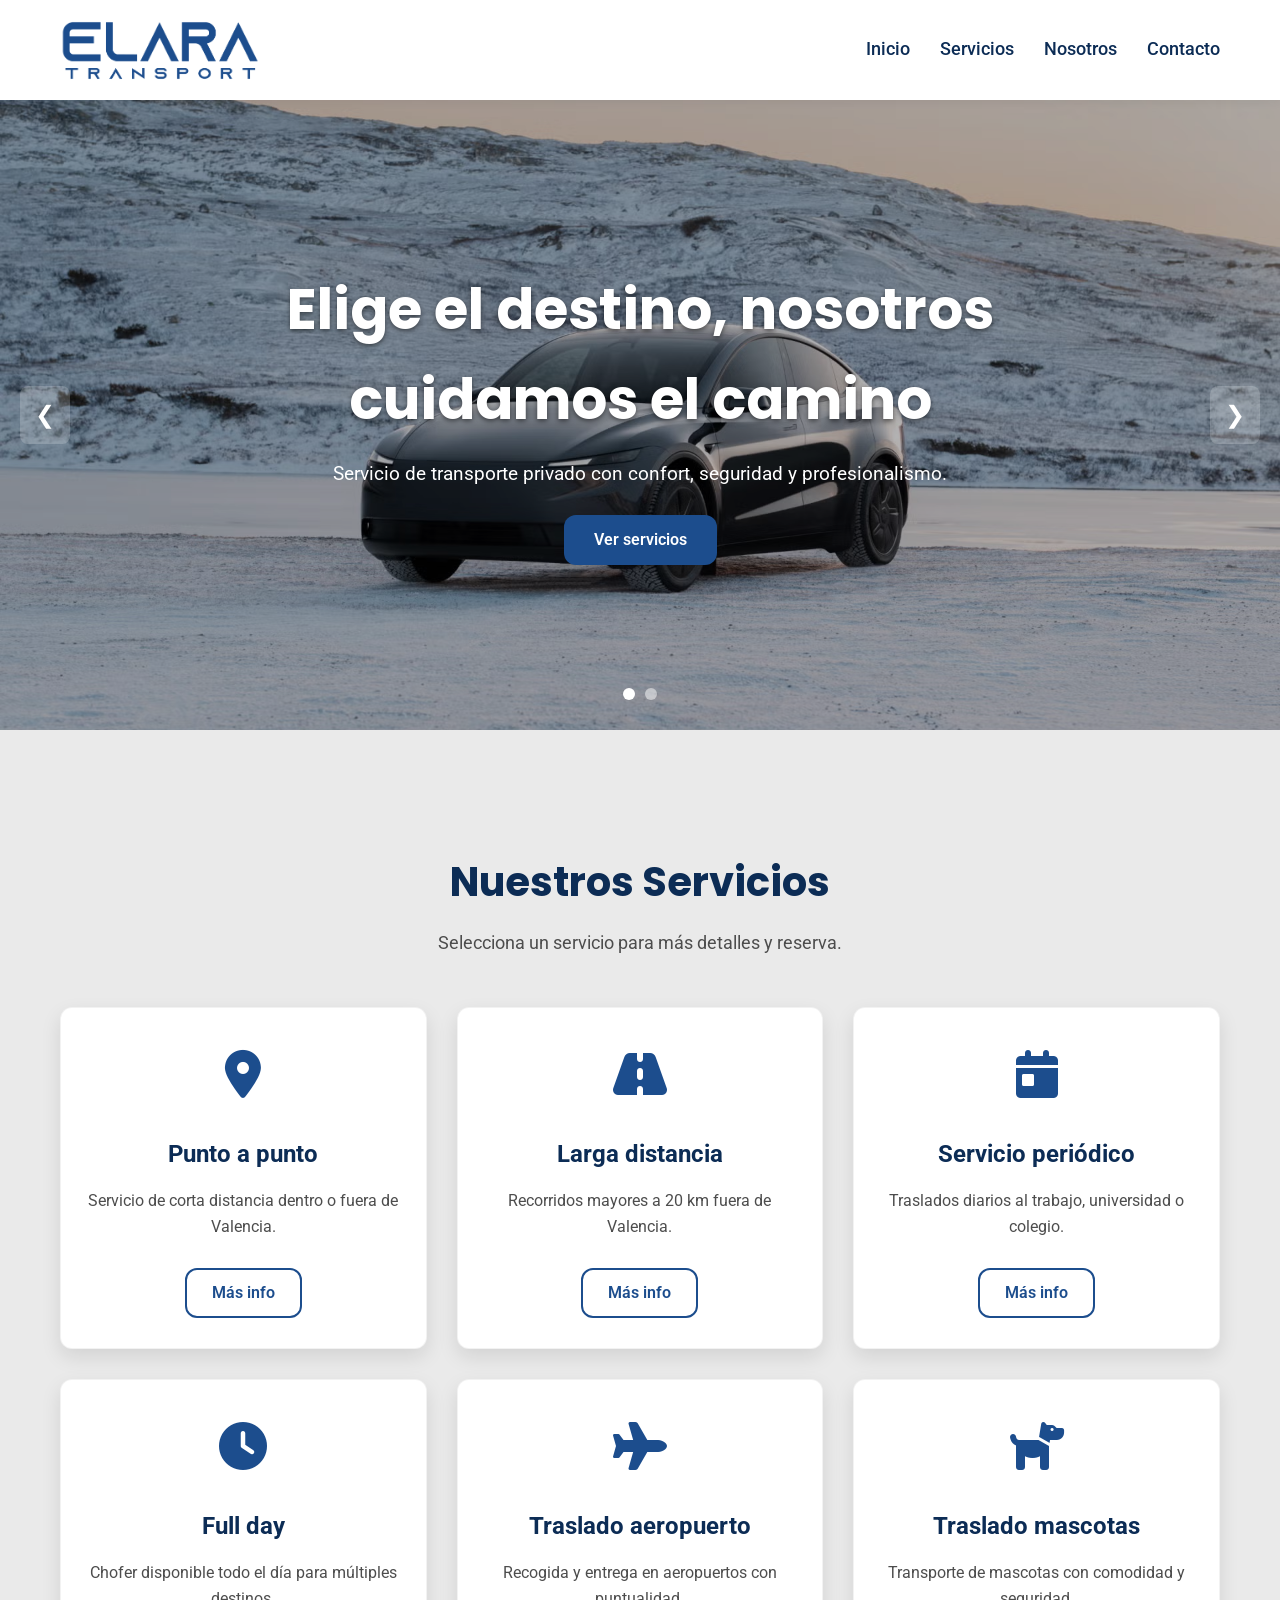
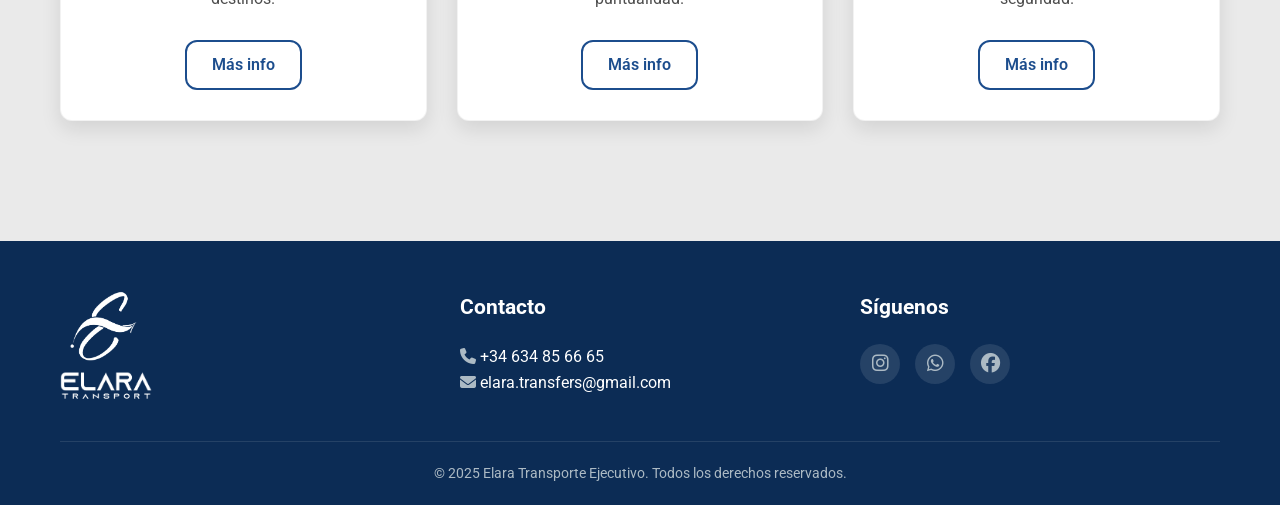
<file: index.html>
<!DOCTYPE html>
<html lang="es">
<head>
    <meta charset="UTF-8">
    <meta name="viewport" content="width=device-width, initial-scale=1.0">
    <title>Elara - Transporte Ejecutivo</title>
    <link rel="stylesheet" href="./styles/style.css">
    <link rel="stylesheet" href="https://cdnjs.cloudflare.com/ajax/libs/font-awesome/6.4.0/css/all.min.css">
    <link rel="preconnect" href="https://fonts.googleapis.com">
    <link rel="preconnect" href="https://fonts.gstatic.com" crossorigin>
    <link href="https://fonts.googleapis.com/css2?family=Poppins:wght@300;400;500;600;700&family=Roboto:wght@300;400;500&display=swap" rel="stylesheet">
    <link rel="icon" type="image/x-icon" href="favicon.png">
</head>
<body>
    <!-- Header -->
    <header class="header">
        <div class="container">
            <a href="index.html" class="logo">
                <img src="assets/Elara-Transport-Logo-1.5-transparente.png" alt="Elara Transport">
            </a>
            <button class="menu-toggle" id="menuToggle" aria-label="Abrir menú">
                <span class="line line1"></span>
                <span class="line line2"></span>
                <span class="line line3"></span>
            </button>
            <nav class="nav" id="mainNav">
                <ul>
                    <li><a href="index.html">Inicio</a></li>
                    <li><a href="#servicios">Servicios</a></li>
                    <li><a href="pages/nosotros.html">Nosotros</a></li>
                    <li><a href="pages/contacto.html">Contacto</a></li>
                </ul>
            </nav>
        </div>
    </header>

    <!-- Hero / Carrusel -->
    <section class="hero">
        <div class="carousel">
            
            <div class="slide active">
                <img src="./assets/images/teslaNieve.avif" alt="tesla en la nieve">
                <div class="slide-content">
                    <h1>Elige el destino, nosotros cuidamos el camino</h1>
                    <p>Servicio de transporte privado con confort, seguridad y profesionalismo.</p>
                    <a href="#servicios" class="btn">Ver servicios</a>
                </div>
            </div>
            <div class="slide">
                <img src="./assets/images/teslaInterior.avif" alt="interio de coche tesla">
                <div class="slide-content">
                    <h1>Confort y puntualidad</h1>
                    <p>Llegamos donde necesites, cuando lo necesites.</p>
                    <a href="#servicios" class="btn">Ver servicios</a>
                </div>
            </div>
            <button class="carousel-btn prev" aria-label="Anterior">&#10094;</button>
            <button class="carousel-btn next" aria-label="Siguiente">&#10095;</button>
            <div class="carousel-dots">
                <span class="dot active"></span>
                <span class="dot"></span>
            </div>
        </div>
    </section>

    <!-- Sección Servicios (próximo paso) -->
    <section class="servicios" id="servicios">
        <div class="container">
            <h2 class="section-title">Nuestros Servicios</h2>
            <p class="section-subtitle">Selecciona un servicio para más detalles y reserva.</p>
            <div class="servicios-grid" id="serviciosGrid">
                <!-- Los 6 servicios se cargarán con JS -->
            </div>
        </div>
    </section>

    <!-- Footer -->
    <footer class="footer" id="contacto">
        <div class="container">
            <div class="footer-content">
                <div class="footer-logo">
                    <div class="loguito">
                        <img class="miniLogo" src="assets/Elara-Transport-Logo-2.3-transparente.png" alt="Elara">
                    </div>
                    <img class="miniLogo" src="assets/Elara-Transport-Logo-2.5-transparente.png" alt="Elara">
                </div>
                <div class="footer-contact">
                    <h3>Contacto</h3>
                    <p><i class="fas fa-phone"></i> +34 634 85 66 65</p>
                    <p><i class="fas fa-envelope"></i> elara.transfers@gmail.com</p>
                </div>
                <div class="footer-social">
                    <h3>Síguenos</h3>
                    <div class="social-icons">
                        <a href="#" aria-label="Instagram"><i class="fab fa-instagram"></i></a>
                        <a href="#" aria-label="WhatsApp"><i class="fab fa-whatsapp"></i></a>
                        <a href="#" aria-label="Facebook"><i class="fab fa-facebook"></i></a>
                    </div>
                </div>
            </div>
            <div class="footer-bottom">
                <p>&copy; 2025 Elara Transporte Ejecutivo. Todos los derechos reservados.</p>
            </div>
        </div>
    </footer>

    <script src="scripts/script.js"></script>
</body>
</html>
</file>
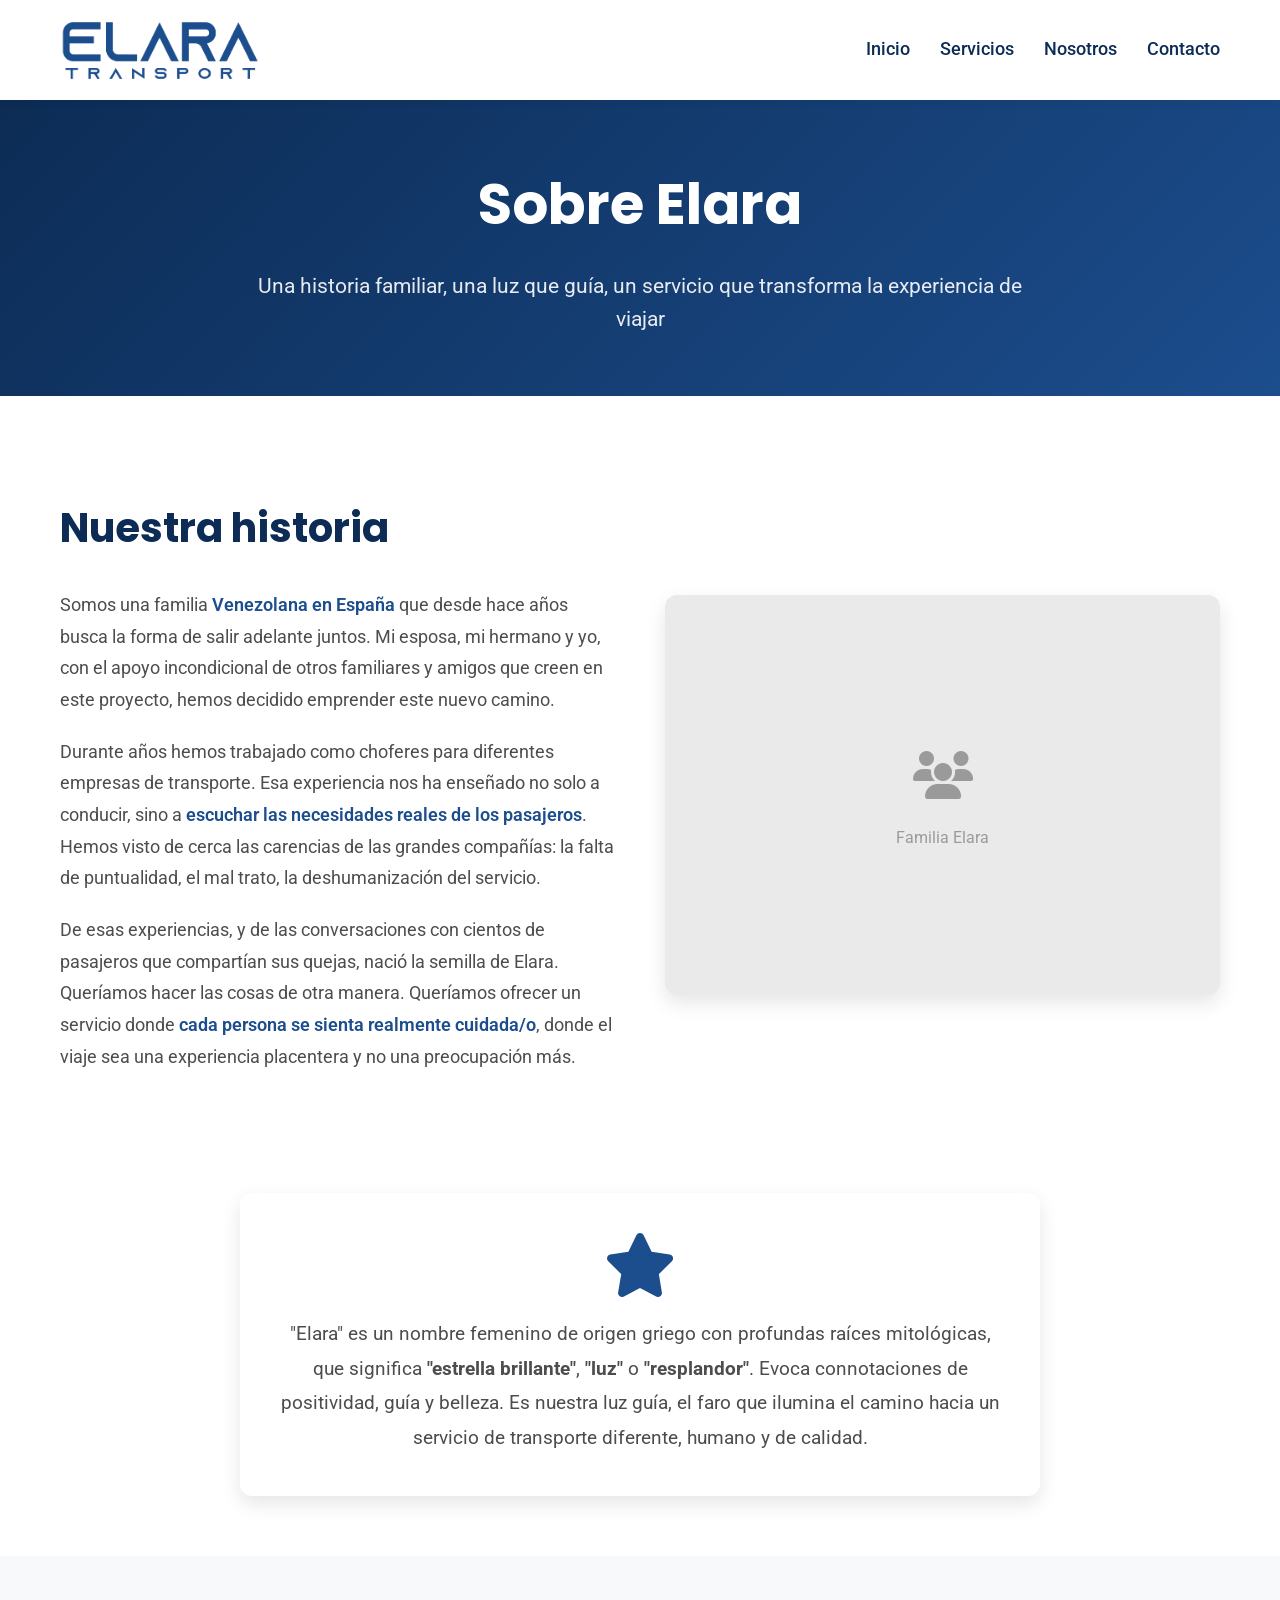
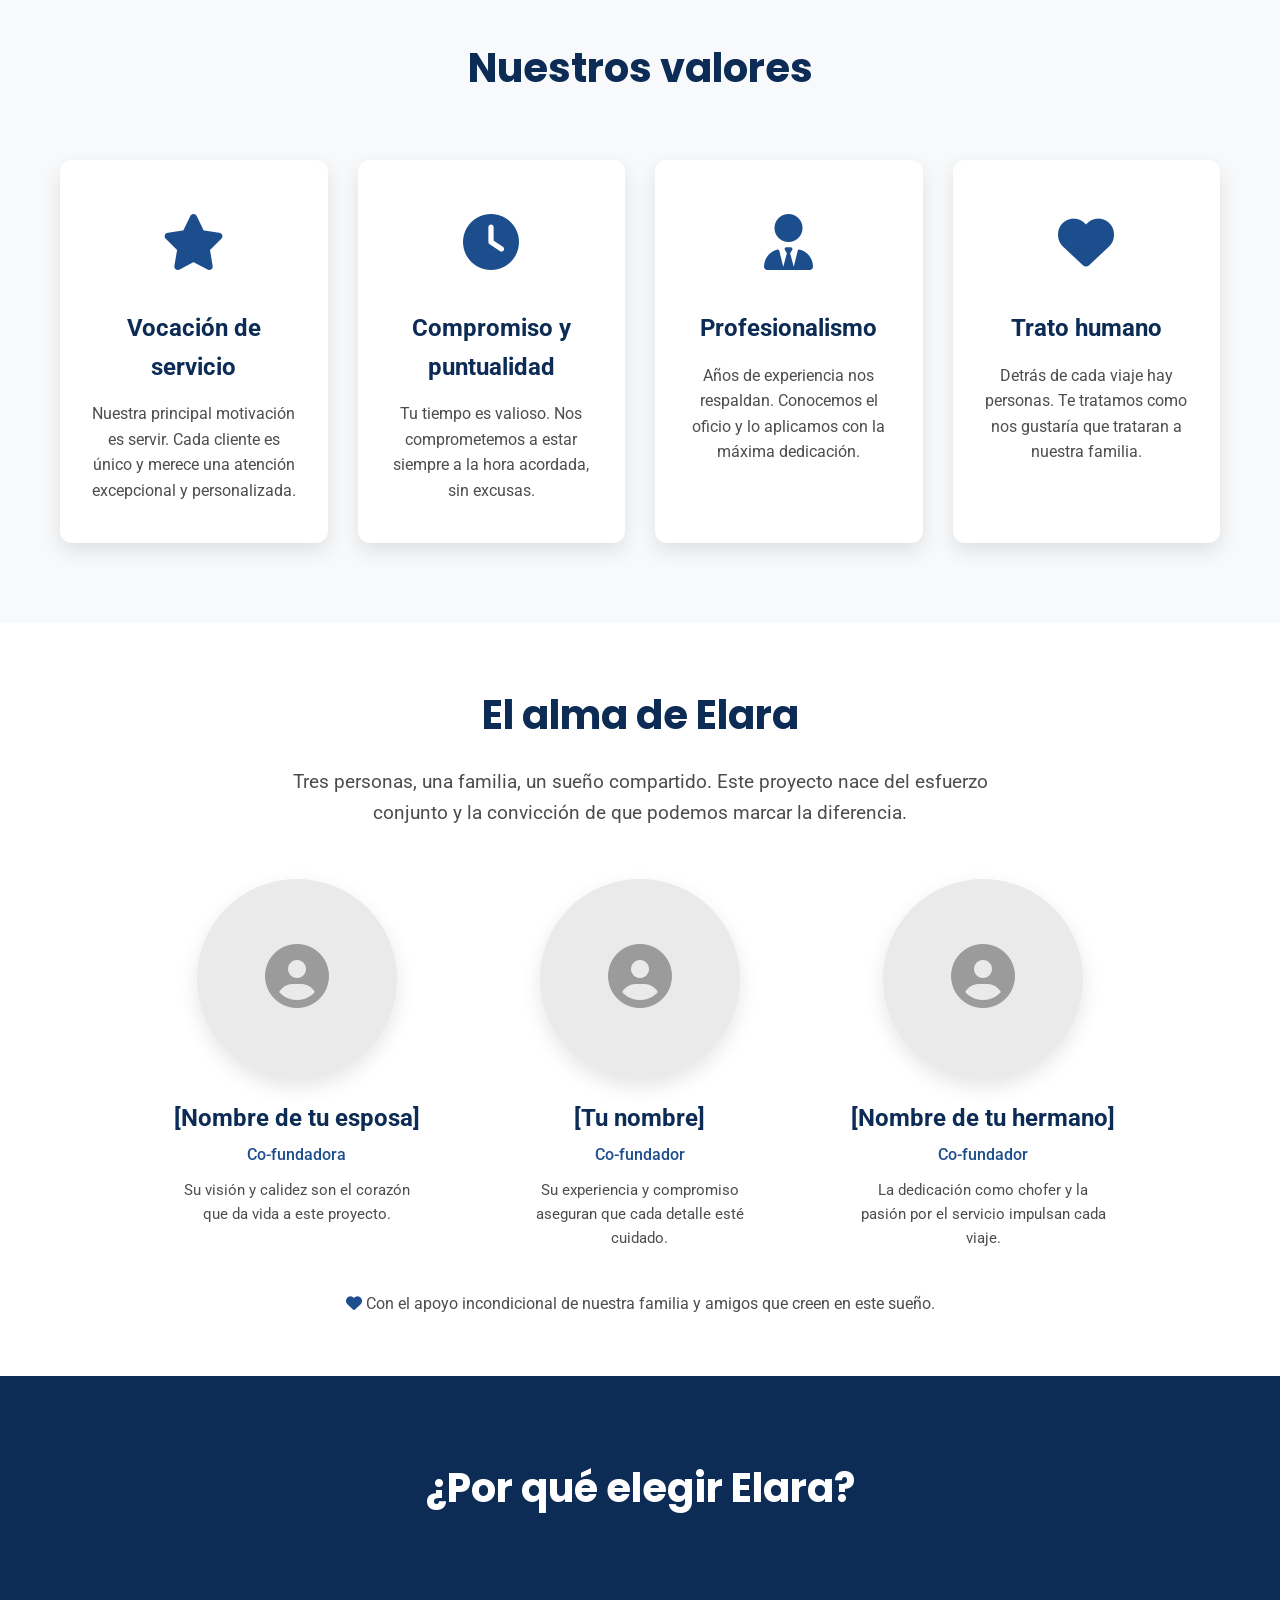
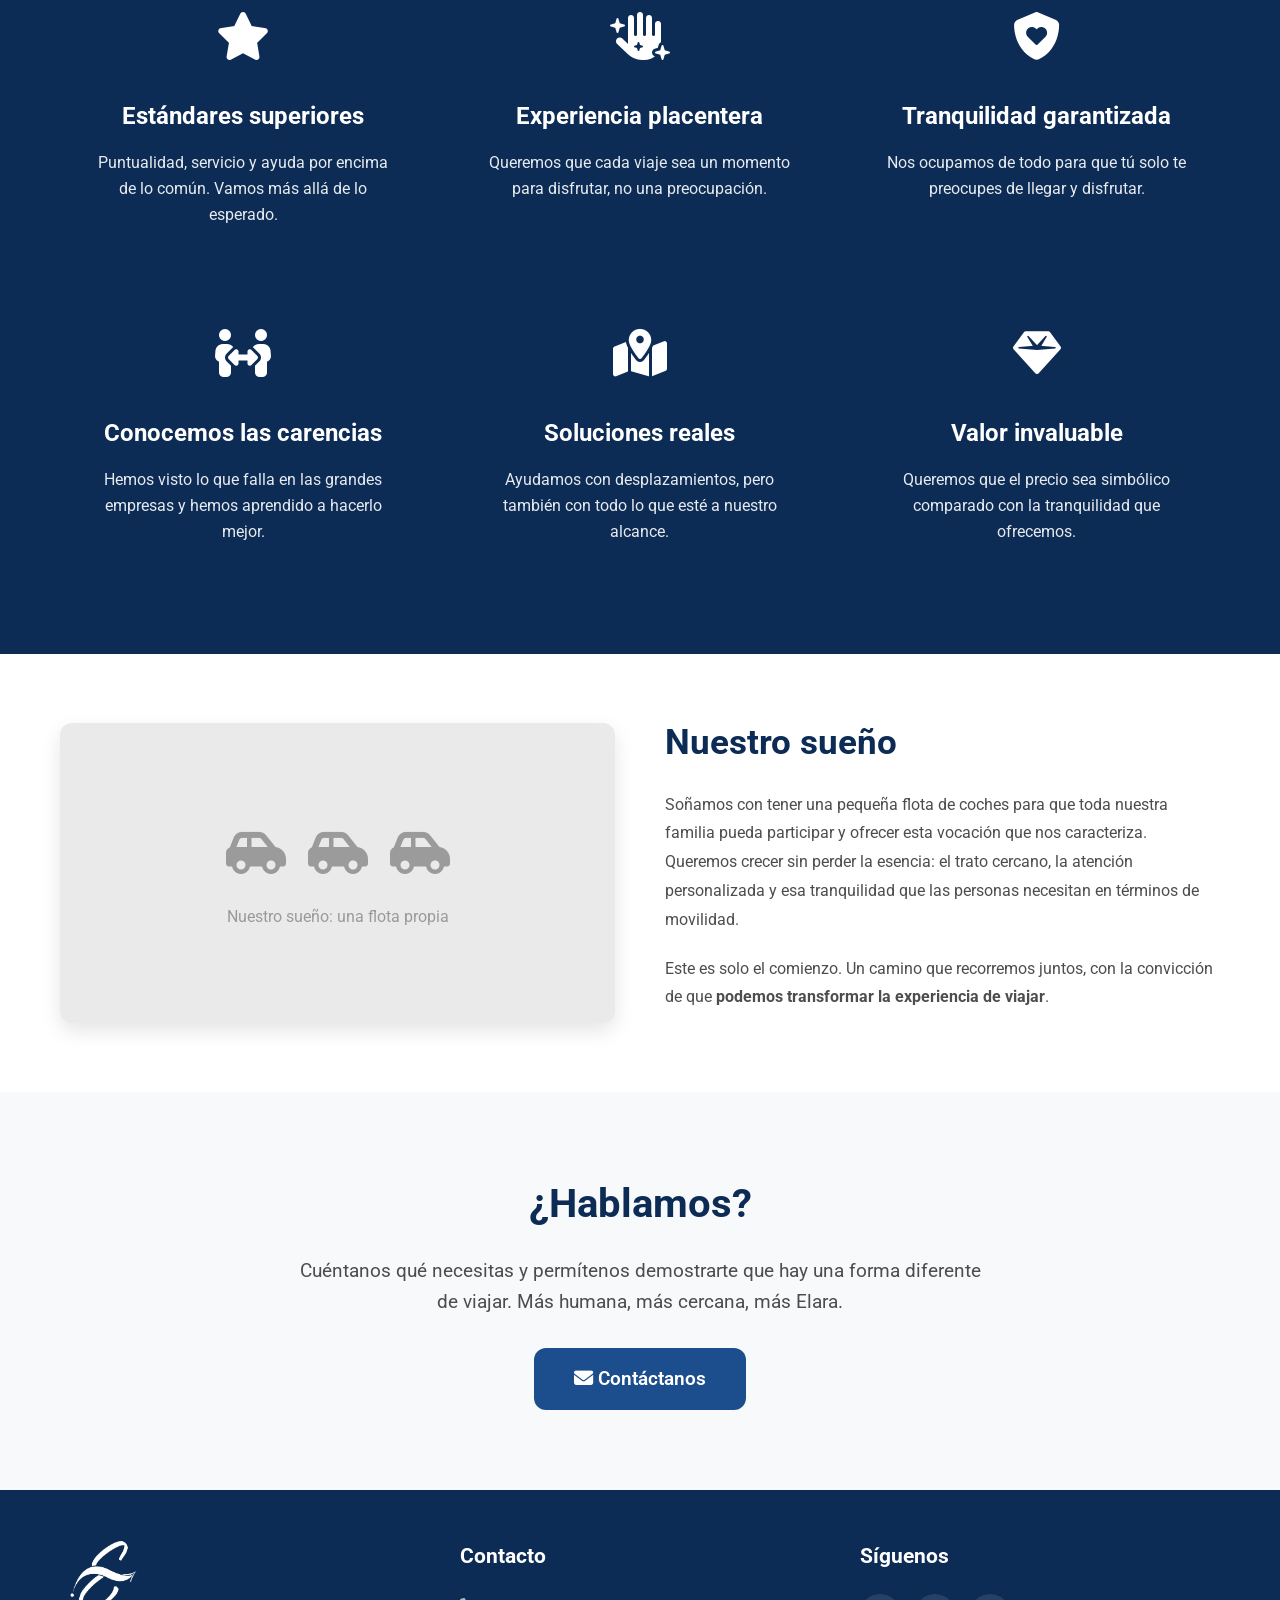
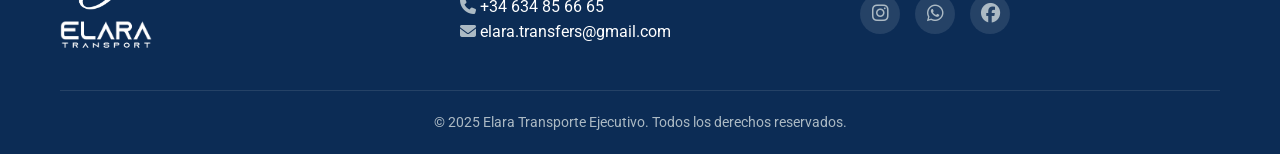
<file: pages/nosotros.html>
<!DOCTYPE html>
<html lang="es">
<head>
    <meta charset="UTF-8">
    <meta name="viewport" content="width=device-width, initial-scale=1.0">
    <title>Sobre Nosotros - Elara Transporte</title>
    <link rel="stylesheet" href="../styles/style.css">
    <link rel="stylesheet" href="https://cdnjs.cloudflare.com/ajax/libs/font-awesome/6.4.0/css/all.min.css">
    <link href="https://fonts.googleapis.com/css2?family=Poppins:wght@300;400;500;600;700&family=Roboto:wght@300;400;500&display=swap" rel="stylesheet">
    <link rel="icon" type="image/x-icon" href="../favicon.png">
</head>
<body>
    <!-- Header -->
    <header class="header">
        <div class="container">
            <a href="../index.html" class="logo">
                <img src="../assets/Elara-Transport-Logo-1.5-transparente.png" alt="Elara Transporte">
            </a>
            <button class="menu-toggle" id="menuToggle" aria-label="Abrir menú">
                <span class="line line1"></span>
                <span class="line line2"></span>
                <span class="line line3"></span>
            </button>
            <nav class="nav" id="mainNav">
                <ul>
                    <li><a href="../index.html">Inicio</a></li>
                    <li><a href="../index.html#servicios">Servicios</a></li>
                    <li><a href="nosotros.html" class="active">Nosotros</a></li>
                    <li><a href="../pages/contacto.html">Contacto</a></li>
                </ul>
            </nav>
        </div>
    </header>

    <!-- Hero -->
    <section class="nosotros-hero">
        <div class="container">
            <h1>Sobre Elara</h1>
            <p>Una historia familiar, una luz que guía, un servicio que transforma la experiencia de viajar</p>
        </div>
    </section>

    <!-- Historia -->
    <section class="historia">
        <div class="container">
            <div class="historia-grid">
                <div class="historia-texto">
                    <h2>Nuestra historia</h2>
                    <p>
                        Somos una familia <span class="highlight">Venezolana en España</span> que desde hace años busca la forma de salir adelante juntos. 
                        Mi esposa, mi hermano y yo, con el apoyo incondicional de otros familiares y amigos que creen en este proyecto, 
                        hemos decidido emprender este nuevo camino.
                    </p>
                    <p>
                        Durante años hemos trabajado como choferes para diferentes empresas de transporte. Esa experiencia nos ha enseñado 
                        no solo a conducir, sino a <span class="highlight">escuchar las necesidades reales de los pasajeros</span>. Hemos visto de cerca las carencias 
                        de las grandes compañías: la falta de puntualidad, el mal trato, la deshumanización del servicio.
                    </p>
                    <p>
                        De esas experiencias, y de las conversaciones con cientos de pasajeros que compartían sus quejas, nació la semilla de Elara. 
                        Queríamos hacer las cosas de otra manera. Queríamos ofrecer un servicio donde <span class="highlight">cada persona se sienta realmente cuidada/o</span>, 
                        donde el viaje sea una experiencia placentera y no una preocupación más.
                    </p>
                </div>
                <div class="historia-imagen">
                    <div class="placeholder">
                        <i class="fas fa-users"></i>
                        <p>Familia Elara</p>
                    </div>
                </div>
            </div>
        </div>
    </section>

    <!-- El significado de Elara -->
    <section class="significado">
        <div class="container">
            <div class="significado-card">
                <i class="fas fa-star"></i>
                <p>
                    "Elara" es un nombre femenino de origen griego con profundas raíces mitológicas, que significa 
                    <strong>"estrella brillante"</strong>, <strong>"luz"</strong> o <strong>"resplandor"</strong>. 
                    Evoca connotaciones de positividad, guía y belleza. Es nuestra luz guía, el faro que ilumina 
                    el camino hacia un servicio de transporte diferente, humano y de calidad.
                </p>
            </div>
        </div>
    </section>

    <!-- Nuestros valores -->
    <section class="valores">
        <div class="container">
            <h2>Nuestros valores</h2>
            <div class="valores-grid">
                <div class="valor-card">
                    <div class="valor-icono">
                        <i class="fas fa-star"></i>
                    </div>
                    <h3>Vocación de servicio</h3>
                    <p>Nuestra principal motivación es servir. Cada cliente es único y merece una atención excepcional y personalizada.</p>
                </div>
                <div class="valor-card">
                    <div class="valor-icono">
                        <i class="fas fa-clock"></i>
                    </div>
                    <h3>Compromiso y puntualidad</h3>
                    <p>Tu tiempo es valioso. Nos comprometemos a estar siempre a la hora acordada, sin excusas.</p>
                </div>
                <div class="valor-card">
                    <div class="valor-icono">
                        <i class="fas fa-user-tie"></i>
                    </div>
                    <h3>Profesionalismo</h3>
                    <p>Años de experiencia nos respaldan. Conocemos el oficio y lo aplicamos con la máxima dedicación.</p>
                </div>
                <div class="valor-card">
                    <div class="valor-icono">
                        <i class="fas fa-heart"></i>
                    </div>
                    <h3>Trato humano</h3>
                    <p>Detrás de cada viaje hay personas. Te tratamos como nos gustaría que trataran a nuestra familia.</p>
                </div>
            </div>
        </div>
    </section>

    <!-- El equipo -->
    <section class="equipo">
        <div class="container">
            <h2>El alma de Elara</h2>
            <p class="equipo-subtitulo">
                Tres personas, una familia, un sueño compartido. Este proyecto nace del esfuerzo conjunto 
                y la convicción de que podemos marcar la diferencia.
            </p>
            <div class="equipo-grid">
                <div class="equipo-card">
                    <div class="equipo-imagen">
                        <div class="placeholder">
                            <i class="fas fa-user-circle"></i>
                        </div>
                    </div>
                    <h3>[Nombre de tu esposa]</h3>
                    <div class="rol">Co-fundadora</div>
                    <p>Su visión y calidez son el corazón que da vida a este proyecto.</p>
                </div>

                <div class="equipo-card">
                    <div class="equipo-imagen">
                        <div class="placeholder">
                            <i class="fas fa-user-circle"></i>
                        </div>
                    </div>
                    <h3>[Tu nombre]</h3>
                    <div class="rol">Co-fundador</div>
                    <p>Su experiencia y compromiso aseguran que cada detalle esté cuidado.</p>
                </div>

                <div class="equipo-card">
                    <div class="equipo-imagen">
                        <div class="placeholder">
                            <i class="fas fa-user-circle"></i>
                        </div>
                    </div>
                    <h3>[Nombre de tu hermano]</h3>
                    <div class="rol">Co-fundador</div>
                    <p>La dedicación como chofer y la pasión por el servicio impulsan cada viaje.</p>
                </div>
            </div>
            <p class="equipo-apoyo">
                <i class="fas fa-heart"></i> 
                Con el apoyo incondicional de nuestra familia y amigos que creen en este sueño.
            </p>
        </div>
    </section>

    <!-- Por qué elegirnos -->
    <section class="porque-elegirnos">
        <div class="container">
            <h2>¿Por qué elegir Elara?</h2>
            <div class="razones-grid">
                <div class="razon-card">
                    <div class="razon-icono">
                        <i class="fas fa-star"></i>
                    </div>
                    <h3>Estándares superiores</h3>
                    <p>Puntualidad, servicio y ayuda por encima de lo común. Vamos más allá de lo esperado.</p>
                </div>
                <div class="razon-card">
                    <div class="razon-icono">
                        <i class="fas fa-hand-sparkles"></i>
                    </div>
                    <h3>Experiencia placentera</h3>
                    <p>Queremos que cada viaje sea un momento para disfrutar, no una preocupación.</p>
                </div>
                <div class="razon-card">
                    <div class="razon-icono">
                        <i class="fas fa-shield-heart"></i>
                    </div>
                    <h3>Tranquilidad garantizada</h3>
                    <p>Nos ocupamos de todo para que tú solo te preocupes de llegar y disfrutar.</p>
                </div>
                <div class="razon-card">
                    <div class="razon-icono">
                        <i class="fas fa-people-arrows"></i>
                    </div>
                    <h3>Conocemos las carencias</h3>
                    <p>Hemos visto lo que falla en las grandes empresas y hemos aprendido a hacerlo mejor.</p>
                </div>
                <div class="razon-card">
                    <div class="razon-icono">
                        <i class="fas fa-map-marked-alt"></i>
                    </div>
                    <h3>Soluciones reales</h3>
                    <p>Ayudamos con desplazamientos, pero también con todo lo que esté a nuestro alcance.</p>
                </div>
                <div class="razon-card">
                    <div class="razon-icono">
                        <i class="fas fa-gem"></i>
                    </div>
                    <h3>Valor invaluable</h3>
                    <p>Queremos que el precio sea simbólico comparado con la tranquilidad que ofrecemos.</p>
                </div>
            </div>
        </div>
    </section>

    <!-- Nuestro sueño -->
    <section class="sueno">
        <div class="container">
            <div class="sueno-grid">
                <div class="sueno-imagen">
                    <div class="placeholder">
                        <i class="fas fa-car-side"></i>
                        <i class="fas fa-car-side"></i>
                        <i class="fas fa-car-side"></i>
                        <p>Nuestro sueño: una flota propia</p>
                    </div>
                </div>
                <div class="sueno-texto">
                    <h2>Nuestro sueño</h2>
                    <p>
                        Soñamos con tener una pequeña flota de coches para que toda nuestra familia pueda participar 
                        y ofrecer esta vocación que nos caracteriza. Queremos crecer sin perder la esencia: 
                        el trato cercano, la atención personalizada y esa tranquilidad que las personas necesitan 
                        en términos de movilidad.
                    </p>
                    <p>
                        Este es solo el comienzo. Un camino que recorremos juntos, con la convicción de que 
                        <strong>podemos transformar la experiencia de viajar</strong>.
                    </p>
                </div>
            </div>
        </div>
    </section>

    <!-- Llamada a la acción -->
    <section class="cta-nosotros">
        <div class="container">
            <h2>¿Hablamos?</h2>
            <p>
                Cuéntanos qué necesitas y permítenos demostrarte que hay una forma diferente de viajar. 
                Más humana, más cercana, más Elara.
            </p>
            <a href="contacto.html" class="btn btn-large">
                <i class="fas fa-envelope"></i> Contáctanos
            </a>
        </div>
    </section>

    <!-- Footer -->
    <footer class="footer" id="contacto">
        <div class="container">
            <div class="footer-content">
                <div class="footer-logo">
                    <div class="loguito">
                        <img class="miniLogo" src="../assets/Elara-Transport-Logo-2.3-transparente.png" alt="Elara">
                    </div>
                    <img class="miniLogo" src="../assets/Elara-Transport-Logo-2.5-transparente.png" alt="Elara">
                </div>
                <div class="footer-contact">
                    <h3>Contacto</h3>
                    <p><i class="fas fa-phone"></i> +34 634 85 66 65</p>
                    <p><i class="fas fa-envelope"></i> elara.transfers@gmail.com</p>
                </div>
                <div class="footer-social">
                    <h3>Síguenos</h3>
                    <div class="social-icons">
                        <a href="#" aria-label="Instagram"><i class="fab fa-instagram"></i></a>
                        <a href="#" aria-label="WhatsApp"><i class="fab fa-whatsapp"></i></a>
                        <a href="#" aria-label="Facebook"><i class="fab fa-facebook"></i></a>
                    </div>
                </div>
            </div>
            <div class="footer-bottom">
                <p>&copy; 2025 Elara Transporte Ejecutivo. Todos los derechos reservados.</p>
            </div>
        </div>
    </footer>

    <script src="../scripts/script.js"></script>
</body>
</html>
</file>
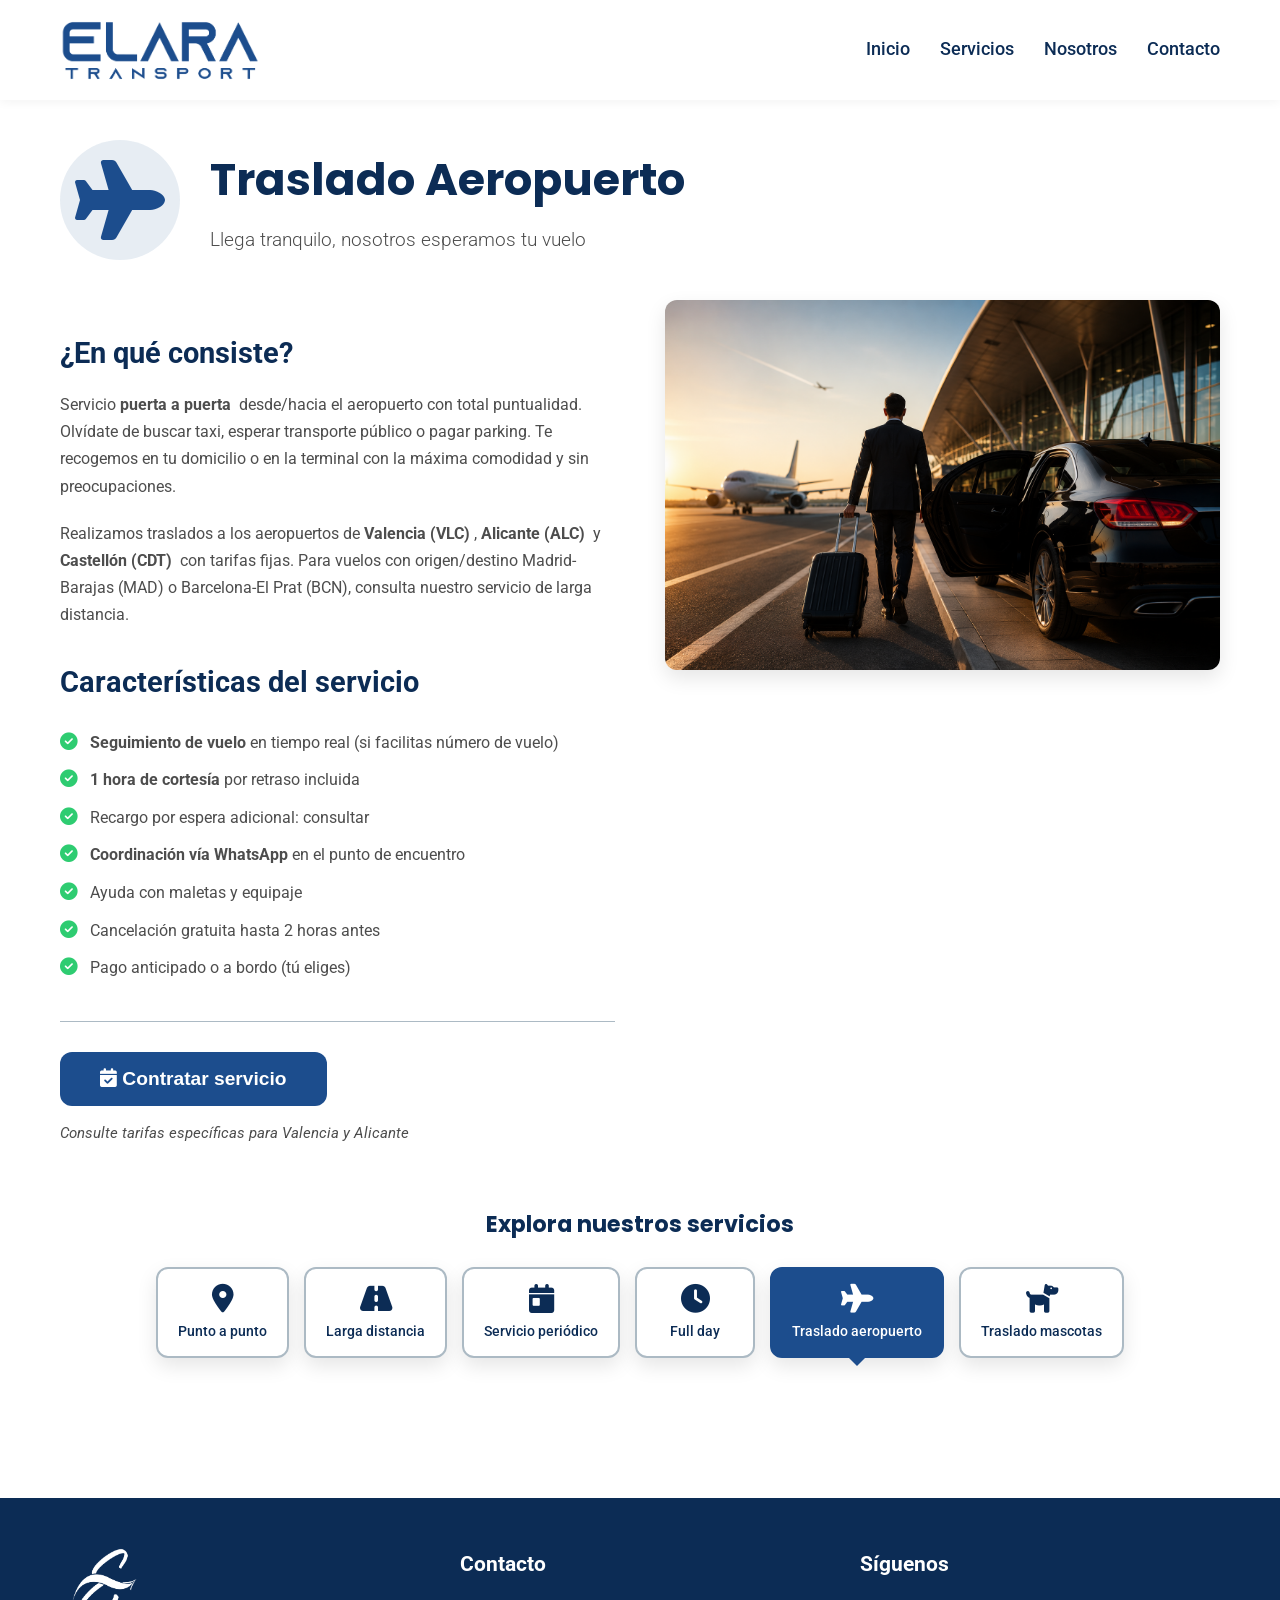
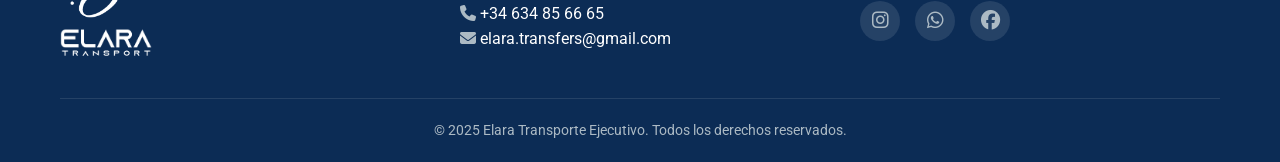
<file: pages/servicioAero.html>
<!DOCTYPE html>
<html lang="es">
<head>
    <meta charset="UTF-8">
    <meta name="viewport" content="width=device-width, initial-scale=1.0">
    <title>Traslado Aeropuerto - Elara Transporte</title>
    <link rel="stylesheet" href="../styles/style.css">
    <link rel="stylesheet" href="https://cdnjs.cloudflare.com/ajax/libs/font-awesome/6.4.0/css/all.min.css">
    <link href="https://fonts.googleapis.com/css2?family=Poppins:wght@300;400;500;600;700&family=Roboto:wght@300;400;500&display=swap" rel="stylesheet">
    <link rel="icon" type="image/x-icon" href="../favicon.png">
</head>
<body>
    <!-- Header -->
    <header class="header">
        <div class="container">
            <a href="../index.html" class="logo">
                <img src="../assets/Elara-Transport-Logo-1.5-transparente.png" alt="Elara Transporte">
            </a>
            <button class="menu-toggle" id="menuToggle" aria-label="Abrir menú">
                <span class="line line1"></span>
                <span class="line line2"></span>
                <span class="line line3"></span>
            </button>
            <nav class="nav" id="mainNav">
                <ul>
                    <li><a href="../index.html">Inicio</a></li>
                    <li><a href="../index.html#servicios">Servicios</a></li>
                    <li><a href="nosotros.html">Nosotros</a></li>
                    <li><a href="../pages/contacto.html">Contacto</a></li>
                </ul>
            </nav>
        </div>
    </header>

    <!-- Contenido principal del servicio -->
    <main class="servicio-detalle">
        <div class="container">
            <div class="servicio-header">
                <div class="servicio-icono">
                    <i class="fas fa-plane"></i>
                </div>
                <div class="servicio-info">
                    <h1>Traslado Aeropuerto</h1>
                    <p class="servicio-subtitle">Llega tranquilo, nosotros esperamos tu vuelo</p>
                </div>
            </div>

            <div class="servicio-content">
                <div class="servicio-descripcion">
                    <h2>¿En qué consiste?</h2>
                    <p>
                        Servicio <strong>puerta a puerta</strong> desde/hacia el aeropuerto con total puntualidad. 
                        Olvídate de buscar taxi, esperar transporte público o pagar parking. Te recogemos en tu domicilio 
                        o en la terminal con la máxima comodidad y sin preocupaciones.
                    </p>
                    <p>
                        Realizamos traslados a los aeropuertos de <strong>Valencia (VLC)</strong>, <strong>Alicante (ALC)</strong> y  <strong>Castellón (CDT)</strong> con tarifas fijas. 
                        Para vuelos con origen/destino Madrid-Barajas (MAD) o Barcelona-El Prat (BCN), consulta nuestro servicio de larga distancia.
                    </p>

                    <h2>Características del servicio</h2>
                    <ul class="ventajas-list">
                        <li><i class="fas fa-check-circle"></i> <strong>Seguimiento de vuelo</strong> en tiempo real (si facilitas número de vuelo)</li>
                        <li><i class="fas fa-check-circle"></i> <strong>1 hora de cortesía</strong> por retraso incluida</li>
                        <li><i class="fas fa-check-circle"></i> Recargo por espera adicional: consultar</li>
                        <li><i class="fas fa-check-circle"></i> <strong>Coordinación vía WhatsApp</strong> en el punto de encuentro</li>
                        <li><i class="fas fa-check-circle"></i> Ayuda con maletas y equipaje</li>
                        <li><i class="fas fa-check-circle"></i> Cancelación gratuita hasta 2 horas antes</li>
                        <li><i class="fas fa-check-circle"></i> Pago anticipado o a bordo (tú eliges)</li>
                    </ul>
                    <!--

                    <h2>Tarifas orientativas</h2>
                    <ul class="ventajas-list">
                        <li><i class="fas fa-check-circle"></i> <strong>Aeropuerto Valencia (VLC):</strong> [Consultar precio]</li>
                        <li><i class="fas fa-check-circle"></i> <strong>Aeropuerto Alicante (ALC):</strong> [Consultar precio]</li>
                        <li><i class="fas fa-check-circle"></i> <strong>Madrid-Barajas (MAD):</strong> Tarifa larga distancia (1€/km)</li>
                        <li><i class="fas fa-check-circle"></i> <strong>Barcelona-El Prat (BCN):</strong> Tarifa larga distancia (1€/km)</li>
                    </ul>
                    -->

                    <div class="servicio-cta">
                        <button class="btn btn-large" id="abrirFormulario">
                            <i class="fas fa-calendar-check"></i> Contratar servicio
                        </button>
                        <p class="precio-nota">Consulte tarifas específicas para Valencia y Alicante</p>
                    </div>
                </div>

                <div class="servicio-imagen">
                    <img src="../assets/images/imgServicioAero2.png" alt="imagen servicio aeropuerto">
                    <!--<img src="https://images.unsplash.com/photo-1436491865332-7a61a109cc05?ixlib=rb-4.0.3&auto=format&fit=crop&w=800&q=80" alt="Avión en aeropuerto">-->
                </div>
            </div>
        </div>
        
        <!-- Navegación entre servicios -->
        <div class="navegacion-servicios">
            <h3>Explora nuestros servicios</h3>
            <div class="servicios-navegacion">
                <a href="servicioPAP.html" class="btn-servicio-nav">
                    <i class="fas fa-map-marker-alt"></i>
                    <span>Punto a punto</span>
                </a>
                <a href="servicioLD.html" class="btn-servicio-nav">
                    <i class="fas fa-road"></i>
                    <span>Larga distancia</span>
                </a>
                <a href="servicioPeriodico.html" class="btn-servicio-nav">
                    <i class="fas fa-calendar-day"></i>
                    <span>Servicio periódico</span>
                </a>
                <a href="servicioFD.html" class="btn-servicio-nav">
                    <i class="fas fa-clock"></i>
                    <span>Full day</span>
                </a>
                <!--
                <a href="servicioTurismo.html" class="btn-servicio-nav">
                    <i class="fas fa-landmark"></i>
                    <span>Servicio turismo</span>
                </a>
                -->
                <a href="servicioAero.html" class="btn-servicio-nav activo">
                    <i class="fas fa-plane"></i>
                    <span>Traslado aeropuerto</span>
                </a>
                <a href="servicioPET.html" class="btn-servicio-nav">
                    <i class="fas fa-dog"></i>
                    <span>Traslado mascotas</span>
                </a>
            </div>
        </div>
    </main>

    <!-- Modal del formulario -->
    <div class="modal-overlay" id="modalOverlay">
        <div class="modal">
            <div class="modal-header">
                <h2>Solicitar: Traslado Aeropuerto</h2>
                <button class="cerrar-modal" id="cerrarModal">&times;</button>
            </div>
            <div class="modal-body">
                <form id="formularioServicio">
                    <div class="form-group">
                        <label for="nombre">Nombre completo *</label>
                        <input type="text" id="nombre" required placeholder="Ej: Juan Pérez">
                    </div>

                    <div class="form-group">
                        <label for="telefono">Teléfono *</label>
                        <input type="tel" id="telefono" required placeholder="Ej: +34 612 345 678">
                    </div>

                    <div class="form-group">
                        <label for="email">Email *</label>
                        <input type="email" id="email" required placeholder="Ej: juan@email.com">
                    </div>

                    <div class="form-row">
                        <div class="form-group">
                            <label for="tipo-traslado">Tipo de traslado *</label>
                            <select id="tipo-traslado" required>
                                <option value="" disabled selected>Seleccione</option>
                                <option value="ida">Solo ida (origen → aeropuerto)</option>
                                <option value="vuelta">Solo vuelta (aeropuerto → destino)</option>
                                <option value="ida-vuelta">Ida y vuelta</option>
                            </select>
                        </div>
                        <div class="form-group">
                            <label for="aeropuerto">Aeropuerto *</label>
                            <select id="aeropuerto" required>
                                <option value="" disabled selected>Seleccione</option>
                                <option value="vlc">Valencia (VLC)</option>
                                <option value="cdt">Castellón (CDT)</option>
                                <option value="alc">Alicante (ALC)</option>
                                <option value="mad">Madrid-Barajas (MAD) - Tarifa larga distancia</option>
                                <option value="bcn">Barcelona-El Prat (BCN) - Tarifa larga distancia</option>
                                <option value="otro">Otro (especificar)</option>
                            </select>
                        </div>
                    </div>

                    <div class="form-group" id="otro-aeropuerto-group" style="display: none;">
                        <label for="otro-aeropuerto">Especifique aeropuerto</label>
                        <input type="text" id="otro-aeropuerto" placeholder="Ej: Aeropuerto de Ibiza">
                    </div>

                    <div class="form-row">
                        <div class="form-group">
                            <label for="fecha">Fecha del servicio *</label>
                            <input type="date" id="fecha" required>
                        </div>
                        <div class="form-group">
                            <label for="hora">Hora *</label>
                            <input type="time" id="hora" required>
                        </div>
                    </div>

                    <div class="form-group">
                        <label for="direccion-recogida">Dirección de recogida *</label>
                        <input type="text" id="direccion-recogida" required placeholder="Ej: Calle Mayor, 123, Valencia">
                    </div>

                    <div class="form-group">
                        <label for="direccion-destino">Dirección de destino (si aplica) *</label>
                        <input type="text" id="direccion-destino" required placeholder="Ej: Calle del Mar, 45, Alicante">
                    </div>

                    <div class="form-group">
                        <label for="numero-vuelo">Número de vuelo (opcional)</label>
                        <input type="text" id="numero-vuelo" placeholder="Ej: IB1234 - Para seguimiento en tiempo real">
                        <small style="color: var(--color-gray);">Si lo proporcionas, haremos seguimiento de posibles retrasos</small>
                    </div>

                    <div class="form-row">
                        <div class="form-group">
                            <label for="pasajeros">Nº de pasajeros *</label>
                            <select id="pasajeros" required>
                                <option value="" disabled selected>Seleccione</option>
                                <option value="1">1</option>
                                <option value="2">2</option>
                                <option value="3">3</option>
                                <option value="4">4</option>
                                <option value="5+">5 o más</option>
                            </select>
                        </div>
                        <div class="form-group">
                            <label for="equipaje">Cantidad de equipaje</label>
                            <select id="equipaje">
                                <option value="" selected>Seleccione</option>
                                <option value="mano">Solo equipaje de mano</option>
                                <option value="1maleta">1 maleta facturada</option>
                                <option value="2maletas">2 maletas facturadas</option>
                                <option value="mucho">3+ maletas o equipaje especial</option>
                            </select>
                        </div>
                    </div>

                    <div class="form-group">
                        <label for="vehiculo">Tipo de vehículo preferido</label>
                        <select id="vehiculo">
                            <option value="" selected>Cualquiera</option>
                            <option value="sedan">Sedán ejecutivo</option>
                            <option value="suv">SUV premium</option>
                            <option value="van">Van (más de 4 pasajeros)</option>
                        </select>
                    </div>

                    <div class="form-group">
                        <label for="metodo-coordinacion">Método de coordinación preferido *</label>
                        <select id="metodo-coordinacion" required>
                            <option value="" disabled selected>Seleccione</option>
                            <option value="whatsapp">WhatsApp (mensaje al llegar)</option>
                            <option value="punto">Punto de encuentro acordado</option>
                            <option value="cartel">Cartel con nombre (si lo prefieres)</option>
                        </select>
                    </div>

                    <div class="form-group">
                        <label for="comentarios">Comentarios adicionales</label>
                        <textarea id="comentarios" rows="3" placeholder="Ej: Viajo con mascota, necesito silla infantil, etc."></textarea>
                    </div>

                    <div class="form-group">
                        <label class="checkbox-label">
                            <input type="checkbox" required name="privacidad">
                            He leído y acepto la <a href="privacidad.html" target="_blank">Política de Privacidad</a> *
                        </label>
                    </div>

                    <div class="form-footer">
                        <button type="submit" class="btn btn-enviar">
                            <i class="fas fa-paper-plane"></i> Enviar solicitud
                        </button>
                        <button type="button" class="btn btn-secundario" id="cancelarForm">
                            Cancelar
                        </button>
                    </div>
                </form>
            </div>
        </div>
    </div>

    <!-- Footer -->
    <footer class="footer" id="contacto">
        <div class="container">
            <div class="footer-content">
                <div class="footer-logo">
                    <div class="loguito">
                        <img class="miniLogo" src="../assets/Elara-Transport-Logo-2.3-transparente.png" alt="Elara">
                    </div>
                    <img class="miniLogo" src="../assets/Elara-Transport-Logo-2.5-transparente.png" alt="Elara">
                </div>
                <div class="footer-contact">
                    <h3>Contacto</h3>
                    <p><i class="fas fa-phone"></i> +34 634 85 66 65</p>
                    <p><i class="fas fa-envelope"></i> elara.transfers@gmail.com</p>
                </div>
                <div class="footer-social">
                    <h3>Síguenos</h3>
                    <div class="social-icons">
                        <a href="#" aria-label="Instagram"><i class="fab fa-instagram"></i></a>
                        <a href="#" aria-label="WhatsApp"><i class="fab fa-whatsapp"></i></a>
                        <a href="#" aria-label="Facebook"><i class="fab fa-facebook"></i></a>
                    </div>
                </div>
            </div>
            <div class="footer-bottom">
                <p>&copy; 2025 Elara Transporte Ejecutivo. Todos los derechos reservados.</p>
            </div>
        </div>
    </footer>

    <script src="../scripts/scriptServAero.js"></script>
</body>
</html>
</file>
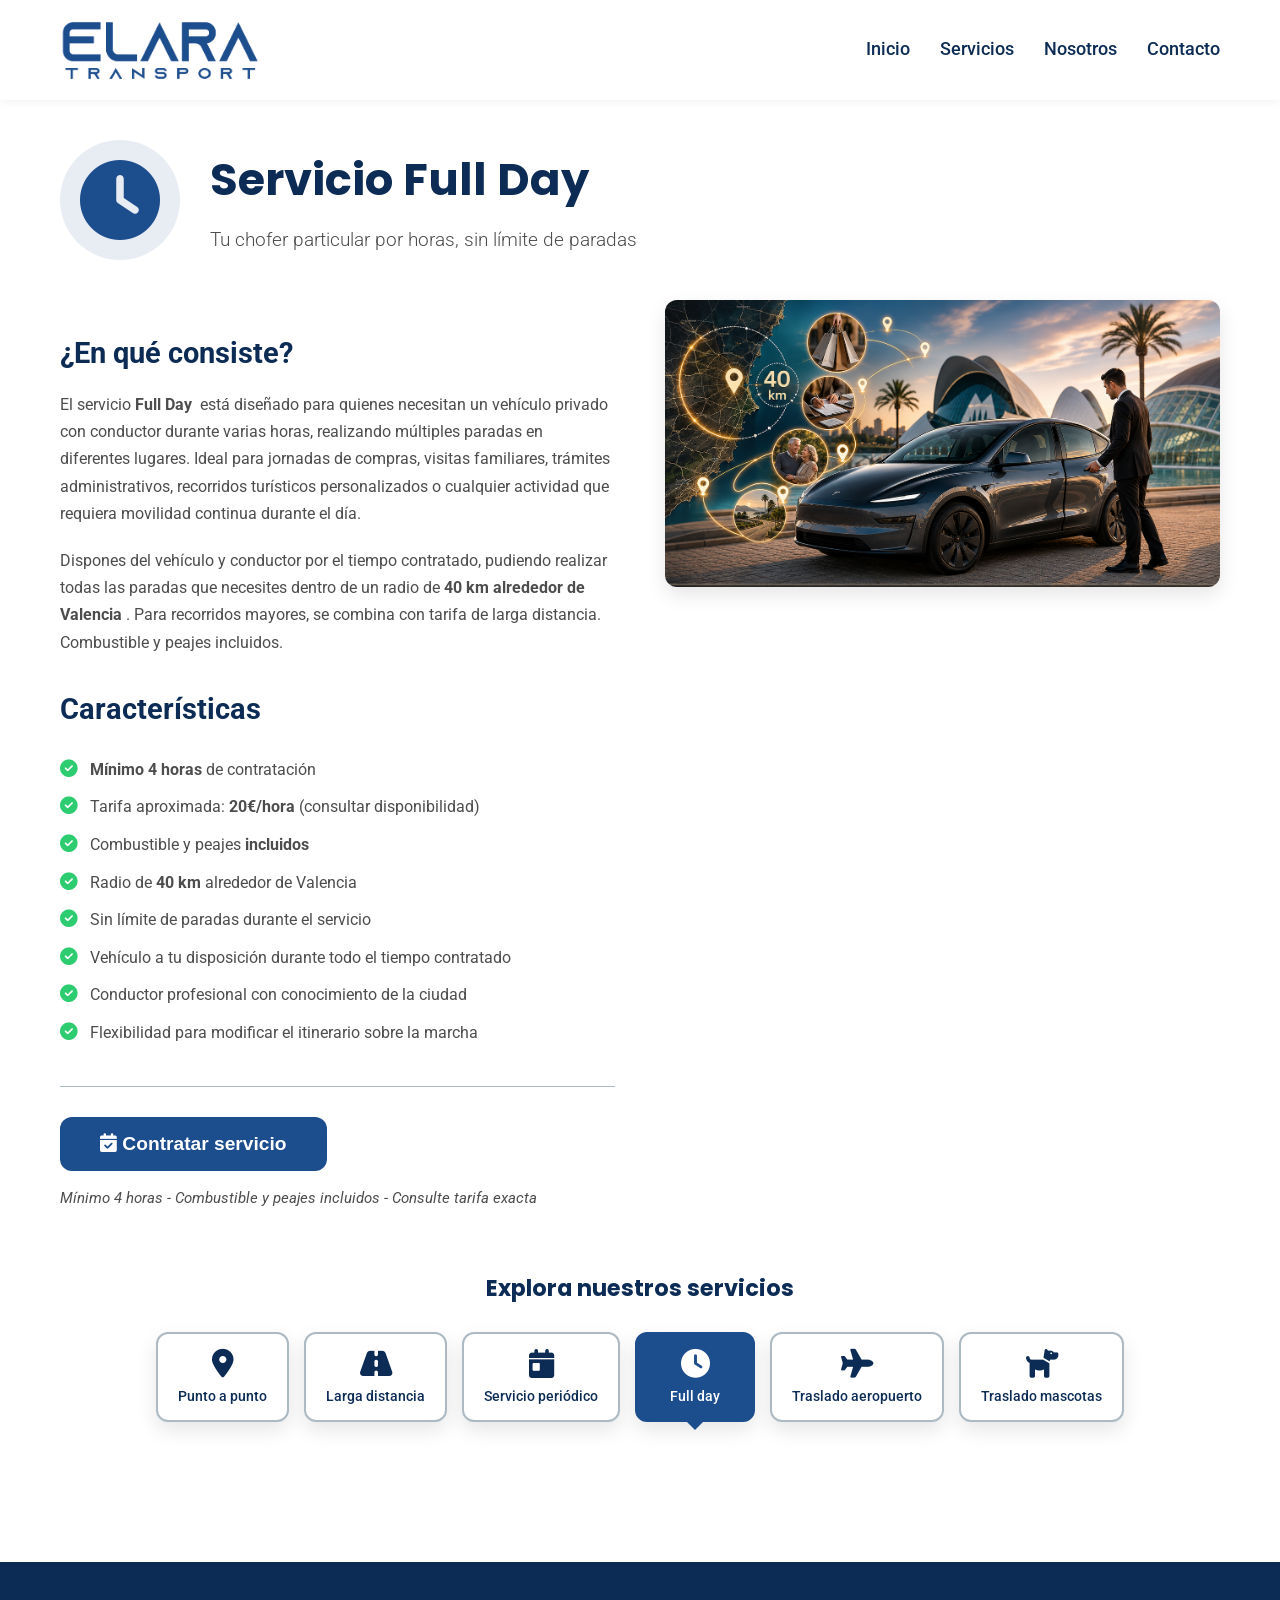
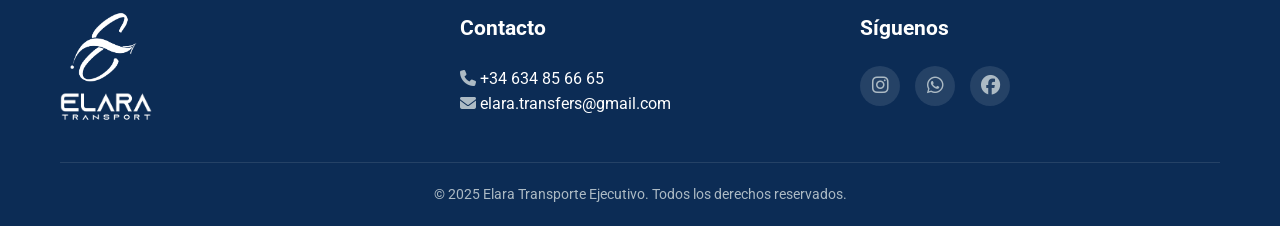
<file: pages/servicioFD.html>
<!DOCTYPE html>
<html lang="es">
<head>
    <meta charset="UTF-8">
    <meta name="viewport" content="width=device-width, initial-scale=1.0">
    <title>Full Day - Elara Transporte</title>
    <link rel="stylesheet" href="../styles/style.css">
    <link rel="stylesheet" href="https://cdnjs.cloudflare.com/ajax/libs/font-awesome/6.4.0/css/all.min.css">
    <link href="https://fonts.googleapis.com/css2?family=Poppins:wght@300;400;500;600;700&family=Roboto:wght@300;400;500&display=swap" rel="stylesheet">
    <link rel="icon" type="image/x-icon" href="../favicon.png">
</head>
<body>
    <!-- Header -->
    <header class="header">
        <div class="container">
            <a href="../index.html" class="logo">
                <img src="../assets/Elara-Transport-Logo-1.5-transparente.png" alt="Elara Transporte">
            </a>
            <button class="menu-toggle" id="menuToggle" aria-label="Abrir menú">
                <span class="line line1"></span>
                <span class="line line2"></span>
                <span class="line line3"></span>
            </button>
            <nav class="nav" id="mainNav">
                <ul>
                    <li><a href="../index.html">Inicio</a></li>
                    <li><a href="../index.html#servicios">Servicios</a></li>
                    <li><a href="nosotros.html">Nosotros</a></li>
                    <li><a href="../pages/contacto.html">Contacto</a></li>
                </ul>
            </nav>
        </div>
    </header>

    <!-- Contenido principal del servicio -->
    <main class="servicio-detalle">
        <div class="container">
            <div class="servicio-header">
                <div class="servicio-icono">
                    <i class="fas fa-clock"></i>
                </div>
                <div class="servicio-info">
                    <h1>Servicio Full Day</h1>
                    <p class="servicio-subtitle">Tu chofer particular por horas, sin límite de paradas</p>
                </div>
            </div>

            <div class="servicio-content">
                <div class="servicio-descripcion">
                    <h2>¿En qué consiste?</h2>
                    <p>
                        El servicio <strong>Full Day</strong> está diseñado para quienes necesitan un vehículo privado con conductor 
                        durante varias horas, realizando múltiples paradas en diferentes lugares. Ideal para jornadas de compras, 
                        visitas familiares, trámites administrativos, recorridos turísticos personalizados o cualquier actividad 
                        que requiera movilidad continua durante el día.
                    </p>
                    <p>
                        Dispones del vehículo y conductor por el tiempo contratado, pudiendo realizar todas las paradas que necesites 
                        dentro de un radio de <strong>40 km alrededor de Valencia</strong>. Para recorridos mayores, se combina con 
                        tarifa de larga distancia. Combustible y peajes incluidos.
                    </p>

                    <h2>Características</h2>
                    <ul class="ventajas-list">
                        <li><i class="fas fa-check-circle"></i> <strong>Mínimo 4 horas</strong> de contratación</li>
                        <li><i class="fas fa-check-circle"></i> Tarifa aproximada:&nbsp;<strong>20€/hora</strong> (consultar disponibilidad)</li>
                        <li><i class="fas fa-check-circle"></i> Combustible y peajes&nbsp;<strong>incluidos</strong></li>
                        <li><i class="fas fa-check-circle"></i> Radio de&nbsp;<strong>40 km</strong> alrededor de Valencia</li>
                        <li><i class="fas fa-check-circle"></i> Sin límite de paradas durante el servicio</li>
                        <li><i class="fas fa-check-circle"></i> Vehículo a tu disposición durante todo el tiempo contratado</li>
                        <li><i class="fas fa-check-circle"></i> Conductor profesional con conocimiento de la ciudad</li>
                        <li><i class="fas fa-check-circle"></i> Flexibilidad para modificar el itinerario sobre la marcha</li>
                    </ul>

                    <div class="servicio-cta">
                        <button class="btn btn-large" id="abrirFormulario">
                            <i class="fas fa-calendar-check"></i> Contratar servicio
                        </button>
                        <p class="precio-nota">Mínimo 4 horas - Combustible y peajes incluidos - Consulte tarifa exacta</p>
                    </div>
                </div>

                <div class="servicio-imagen">
                    <img src="../assets/images/imgServicioFD.png" alt="Día de actividades y viajes">
                </div>
            </div>
        </div>
        
        <!-- Navegación entre servicios -->
        <div class="navegacion-servicios">
            <h3>Explora nuestros servicios</h3>
            <div class="servicios-navegacion">
                <a href="servicioPAP.html" class="btn-servicio-nav">
                    <i class="fas fa-map-marker-alt"></i>
                    <span>Punto a punto</span>
                </a>
                <a href="servicioLD.html" class="btn-servicio-nav">
                    <i class="fas fa-road"></i>
                    <span>Larga distancia</span>
                </a>
                <a href="servicioPeriodico.html" class="btn-servicio-nav">
                    <i class="fas fa-calendar-day"></i>
                    <span>Servicio periódico</span>
                </a>
                <a href="servicioFullDay.html" class="btn-servicio-nav activo">
                    <i class="fas fa-clock"></i>
                    <span>Full day</span>
                </a>
                <!--
                <a href="servicioTurismo.html" class="btn-servicio-nav">
                    <i class="fas fa-landmark"></i>
                    <span>Servicio turismo</span>
                </a>
                -->
                <a href="servicioAero.html" class="btn-servicio-nav">
                    <i class="fas fa-plane"></i>
                    <span>Traslado aeropuerto</span>
                </a>
                <a href="servicioPET.html" class="btn-servicio-nav">
                    <i class="fas fa-dog"></i>
                    <span>Traslado mascotas</span>
                </a>
            </div>
        </div>
    </main>

    <!-- Modal del formulario -->
    <div class="modal-overlay" id="modalOverlay">
        <div class="modal">
            <div class="modal-header">
                <h2>Solicitar servicio: Full Day</h2>
                <button class="cerrar-modal" id="cerrarModal">&times;</button>
            </div>
            <div class="modal-body">
                <form id="formularioServicio">
                    <div class="form-group">
                        <label for="nombre">Nombre completo *</label>
                        <input type="text" id="nombre" required placeholder="Ej: Juan Pérez">
                    </div>

                    <div class="form-group">
                        <label for="telefono">Teléfono *</label>
                        <input type="tel" id="telefono" required placeholder="Ej: +34 612 345 678">
                    </div>

                    <div class="form-group">
                        <label for="email">Email *</label>
                        <input type="email" id="email" required placeholder="Ej: juan@email.com">
                    </div>

                    <div class="form-row">
                        <div class="form-group">
                            <label for="fecha">Fecha del servicio *</label>
                            <input type="date" id="fecha" required>
                        </div>
                        <div class="form-group">
                            <label for="hora-inicio">Hora de inicio *</label>
                            <input type="time" id="hora-inicio" required>
                        </div>
                    </div>

                    <div class="form-row">
                        <div class="form-group">
                            <label for="horas">Número de horas * (mínimo 4)</label>
                            <select id="horas" required>
                                <option value="" disabled selected>Seleccione</option>
                                <option value="4">4 horas</option>
                                <option value="5">5 horas</option>
                                <option value="6">6 horas</option>
                                <option value="7">7 horas</option>
                                <option value="8">8 horas</option>
                                <option value="9">9 horas</option>
                                <option value="10">10 horas</option>
                                <option value="11">11 horas</option>
                                <option value="12">12 horas</option>
                            </select>
                        </div>
                        <div class="form-group">
                            <label for="pasajeros">Nº de pasajeros *</label>
                            <select id="pasajeros" required>
                                <option value="" disabled selected>Seleccione</option>
                                <option value="1">1</option>
                                <option value="2">2</option>
                                <option value="3">3</option>
                                <option value="4">4</option>
                                <option value="5+">5 o más</option>
                            </select>
                        </div>
                    </div>

                    <div class="form-group">
                        <label for="punto-partida">Punto de partida *</label>
                        <input type="text" id="punto-partida" required placeholder="Ej: Calle Mayor, 123, Valencia">
                    </div>

                    <div class="form-group">
                        <label for="itinerario">Itinerario / Lugares a visitar *</label>
                        <textarea id="itinerario" rows="4" required placeholder="Ej: 10:00 - Centro comercial El Saler, 13:00 - Comida en restaurante X, 15:00 - Visita a familiares en..."></textarea>
                    </div>

                    <div class="form-row">
                        <div class="form-group">
                            <label for="radio-viaje">Radio estimado del recorrido</label>
                            <select id="radio-viaje">
                                <option value="" selected>Seleccione</option>
                                <option value="menos40">Menos de 40 km (tarifa Full Day)</option>
                                <option value="mas40">Más de 40 km (consultar combinación con larga distancia)</option>
                                <option value="nolo-se">No lo sé / A consultar</option>
                            </select>
                        </div>
                        <div class="form-group">
                            <label for="vehiculo">Tipo de vehículo preferido</label>
                            <select id="vehiculo">
                                <option value="" selected>Cualquiera</option>
                                <option value="sedan">Sedán ejecutivo</option>
                                <option value="suv">SUV premium</option>
                                <option value="van">Van (más de 4 pasajeros)</option>
                            </select>
                        </div>
                    </div>

                    <div class="form-group">
                        <label for="necesidades">Necesidades especiales</label>
                        <textarea id="necesidades" rows="3" placeholder="Ej: Silla de bebé, espacio para equipaje grande, accesibilidad, etc."></textarea>
                    </div>

                    <div class="form-group">
                        <label for="comentarios">Comentarios adicionales</label>
                        <textarea id="comentarios" rows="3" placeholder="Información adicional que debamos conocer..."></textarea>
                    </div>

                    <div class="form-group">
                        <label class="checkbox-label">
                            <input type="checkbox" required name="privacidad">
                            He leído y acepto la <a href="privacidad.html" target="_blank">Política de Privacidad</a> *
                        </label>
                    </div>

                    <div class="form-footer">
                        <button type="submit" class="btn btn-enviar">
                            <i class="fas fa-paper-plane"></i> Enviar solicitud
                        </button>
                        <button type="button" class="btn btn-secundario" id="cancelarForm">
                            Cancelar
                        </button>
                    </div>
                </form>
            </div>
        </div>
    </div>

    <!-- Footer -->
    <footer class="footer" id="contacto">
        <div class="container">
            <div class="footer-content">
                <div class="footer-logo">
                    <div class="loguito">
                        <img class="miniLogo" src="../assets/Elara-Transport-Logo-2.3-transparente.png" alt="Elara">
                    </div>
                    <img class="miniLogo" src="../assets/Elara-Transport-Logo-2.5-transparente.png" alt="Elara">
                </div>
                <div class="footer-contact">
                    <h3>Contacto</h3>
                    <p><i class="fas fa-phone"></i> +34 634 85 66 65</p>
                    <p><i class="fas fa-envelope"></i> elara.transfers@gmail.com</p>
                </div>
                <div class="footer-social">
                    <h3>Síguenos</h3>
                    <div class="social-icons">
                        <a href="#" aria-label="Instagram"><i class="fab fa-instagram"></i></a>
                        <a href="#" aria-label="WhatsApp"><i class="fab fa-whatsapp"></i></a>
                        <a href="#" aria-label="Facebook"><i class="fab fa-facebook"></i></a>
                    </div>
                </div>
            </div>
            <div class="footer-bottom">
                <p>&copy; 2025 Elara Transporte Ejecutivo. Todos los derechos reservados.</p>
            </div>
        </div>
    </footer>

    <script src="../scripts/scriptServFD.js"></script>
</body>
</html>
</file>
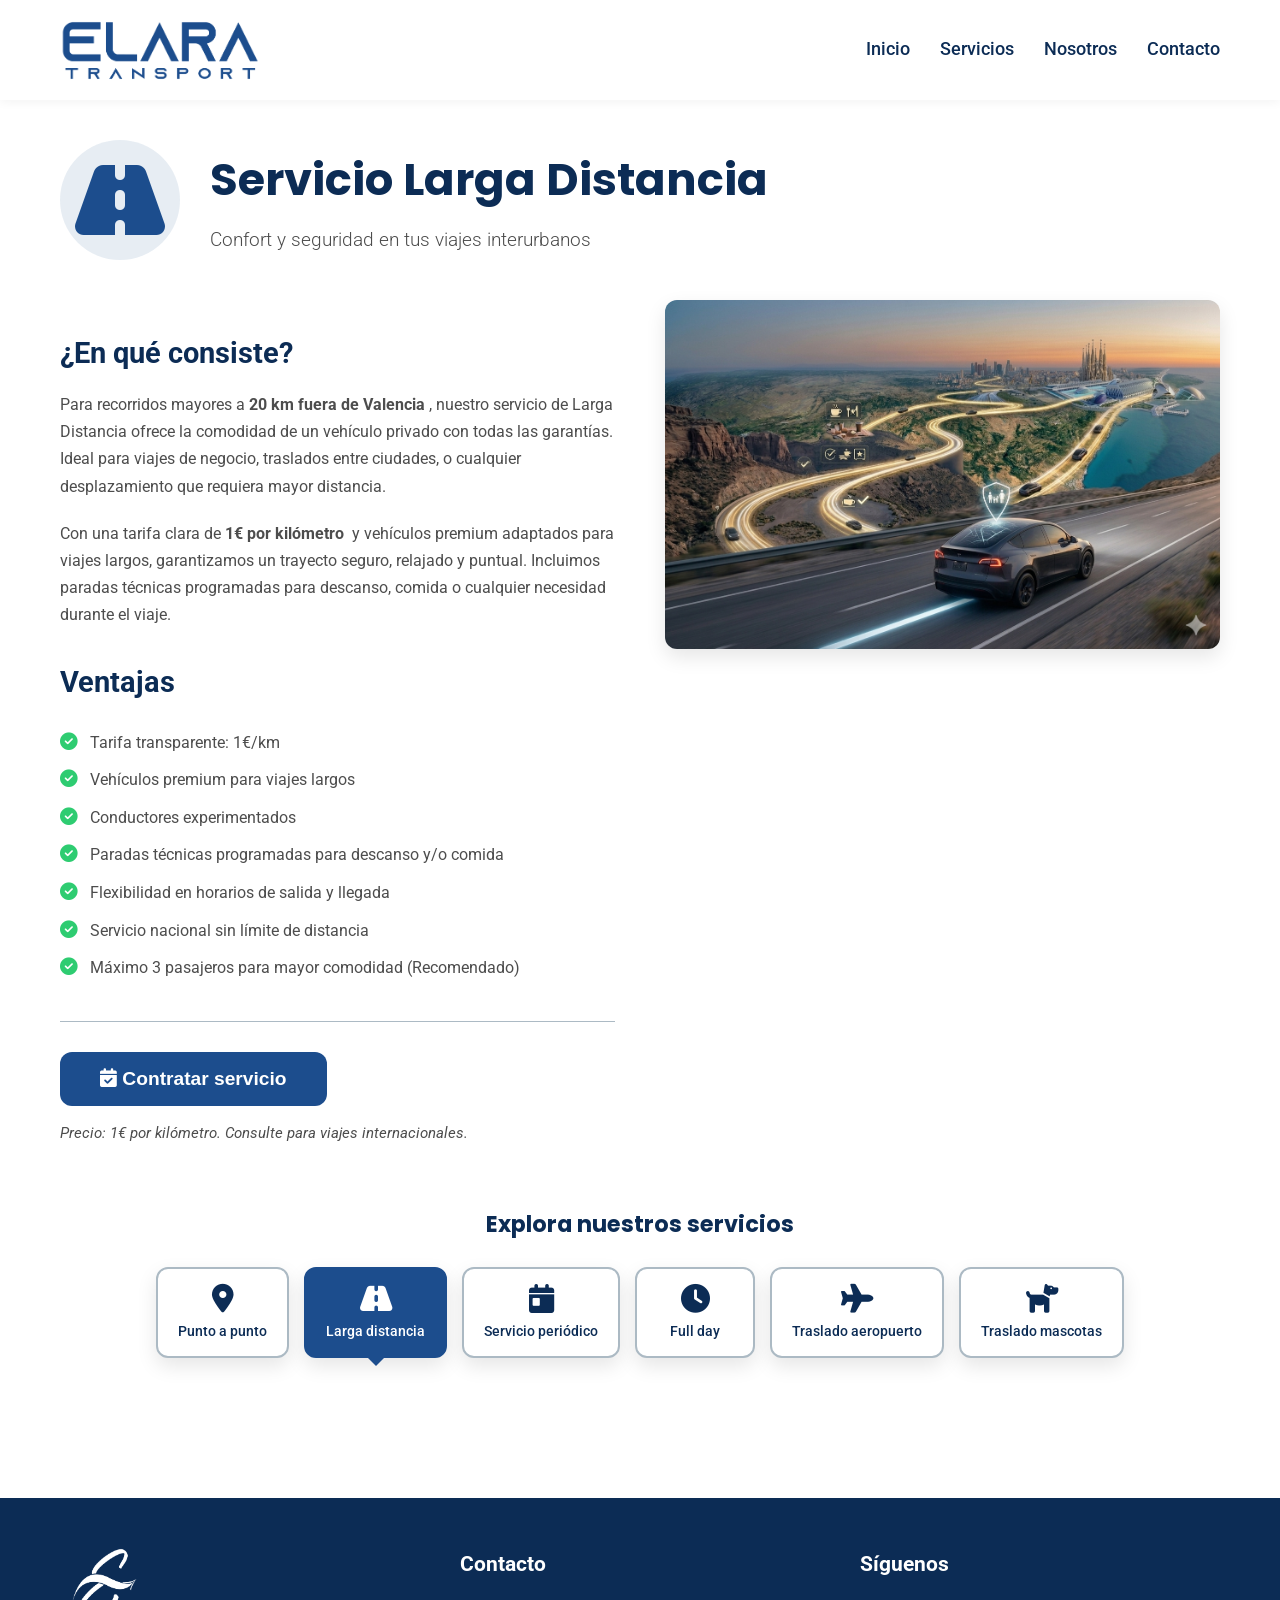
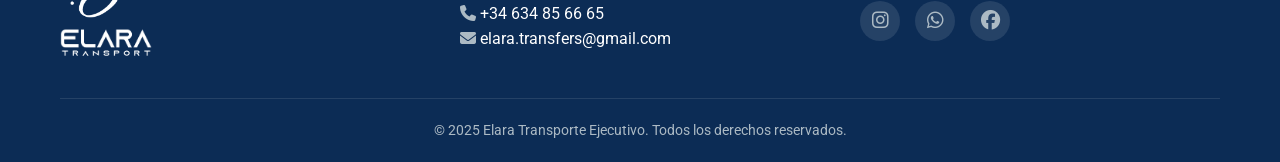
<file: pages/servicioLD.html>
<!DOCTYPE html>
<html lang="es">
<head>
    <meta charset="UTF-8">
    <meta name="viewport" content="width=device-width, initial-scale=1.0">
    <title>Larga Distancia - Elara Transporte</title>
    <link rel="stylesheet" href="../styles/style.css">
    <link rel="stylesheet" href="https://cdnjs.cloudflare.com/ajax/libs/font-awesome/6.4.0/css/all.min.css">
    <link href="https://fonts.googleapis.com/css2?family=Poppins:wght@300;400;500;600;700&family=Roboto:wght@300;400;500&display=swap" rel="stylesheet">
    <link rel="icon" type="image/x-icon" href="../favicon.png">
</head>
<body>
    <!-- Header (igual que index) -->
    <header class="header">
        <div class="container">
            <a href="../index.html" class="logo">
                <img src="../assets/Elara-Transport-Logo-1.5-transparente.png" alt="Elara Transporte">
            </a>
            <button class="menu-toggle" id="menuToggle" aria-label="Abrir menú">
                <span class="line line1"></span>
                <span class="line line2"></span>
                <span class="line line3"></span>
            </button>
            <nav class="nav" id="mainNav">
                <ul>
                    <li><a href="../index.html">Inicio</a></li>
                    <li><a href="../index.html#servicios">Servicios</a></li>
                    <li><a href="nosotros.html">Nosotros</a></li>
                    <li><a href="../pages/contacto.html">Contacto</a></li>
                </ul>
            </nav>
        </div>
    </header>

    <!-- Contenido principal del servicio -->
    <main class="servicio-detalle">
        <div class="container">
            <div class="servicio-header">
                <div class="servicio-icono">
                    <i class="fas fa-road"></i>
                </div>
                <div class="servicio-info">
                    <h1>Servicio Larga Distancia</h1>
                    <p class="servicio-subtitle">Confort y seguridad en tus viajes interurbanos</p>
                </div>
            </div>

            <div class="servicio-content">
                <div class="servicio-descripcion">
                    <h2>¿En qué consiste?</h2>
                    <p>
                        Para recorridos mayores a <strong>20 km fuera de Valencia</strong>, nuestro servicio de Larga Distancia 
                        ofrece la comodidad de un vehículo privado con todas las garantías. Ideal para viajes de negocio, 
                        traslados entre ciudades, o cualquier desplazamiento que requiera mayor distancia.
                    </p>
                    <p>
                        Con una tarifa clara de <strong>1€ por kilómetro</strong> y vehículos premium adaptados para viajes largos, 
                        garantizamos un trayecto seguro, relajado y puntual. Incluimos paradas técnicas programadas 
                        para descanso, comida o cualquier necesidad durante el viaje.
                    </p>

                    <h2>Ventajas</h2>
                    <ul class="ventajas-list">
                        <li><i class="fas fa-check-circle"></i> Tarifa transparente: 1€/km <!--(IVA incluido)--></li>
                        <li><i class="fas fa-check-circle"></i> Vehículos premium para viajes largos</li>
                        <li><i class="fas fa-check-circle"></i> Conductores experimentados<!-- en rutas nacionales--></li>
                        <li><i class="fas fa-check-circle"></i> Paradas técnicas programadas para descanso y/o comida</li>
                        <li><i class="fas fa-check-circle"></i> Flexibilidad en horarios de salida y llegada</li>
                        <li><i class="fas fa-check-circle"></i> Servicio nacional sin límite de distancia</li>
                        <li><i class="fas fa-check-circle"></i> Máximo 3 pasajeros para mayor comodidad (Recomendado)</li>
                    </ul>

                    <div class="servicio-cta">
                        <button class="btn btn-large" id="abrirFormulario">
                            <i class="fas fa-calendar-check"></i> Contratar servicio
                        </button>
                        <p class="precio-nota">Precio: 1€ por kilómetro. Consulte para viajes internacionales.</p>
                    </div>
                </div>

                <div
                    class="servicio-imagen">
                    <img src="../assets/images/imgServicioLD.png" alt="imagen servicio larga distancia">
                    <!--<img src="https://images.unsplash.com/photo-1549399542-7e3f8b79c341?ixlib=rb-4.0.3&auto=format&fit=crop&w=800&q=80" alt="Coche en carretera larga distancia">-->
                </div>
            </div>
        </div>
        
        <!-- Navegación entre servicios -->
        <div class="navegacion-servicios">
            <h3>Explora nuestros servicios</h3>
            <div class="servicios-navegacion">
                <a href="servicioPAP.html" class="btn-servicio-nav">
                    <i class="fas fa-map-marker-alt"></i>
                    <span>Punto a punto</span>
                </a>
                <a href="servicioLD.html" class="btn-servicio-nav activo">
                    <i class="fas fa-road"></i>
                    <span>Larga distancia</span>
                </a>
                <a href="servicioPeriodico.html" class="btn-servicio-nav">
                    <i class="fas fa-calendar-day"></i>
                    <span>Servicio periódico</span>
                </a>
                <a href="servicioFD.html" class="btn-servicio-nav">
                    <i class="fas fa-clock"></i>
                    <span>Full day</span>
                </a>
                <!--
                <a href="servicio-5.html" class="btn-servicio-nav">
                    <i class="fas fa-landmark"></i>
                    <span>Servicio turismo</span>
                </a>
                -->
                <a href="servicioAero.html" class="btn-servicio-nav">
                    <i class="fas fa-plane"></i>
                    <span>Traslado aeropuerto</span>
                </a>
                <a href="servicioPET.html" class="btn-servicio-nav">
                    <i class="fas fa-dog"></i>
                    <span>Traslado mascotas</span>
                </a>
            </div>
        </div>
    </main>

    <!-- Modal del formulario (oculto por defecto) -->
    <div class="modal-overlay" id="modalOverlay">
        <div class="modal">
            <div class="modal-header">
                <h2>Solicitar servicio: Larga Distancia</h2>
                <button class="cerrar-modal" id="cerrarModal">&times;</button>
            </div>
            <div class="modal-body">
                <form id="formularioServicio">
                    <div class="form-group">
                        <label for="nombre">Nombre completo *</label>
                        <input type="text" id="nombre" required placeholder="Ej: Juan Pérez">
                    </div>

                    <div class="form-group">
                        <label for="telefono">Teléfono *</label>
                        <input type="tel" id="telefono" required placeholder="Ej: +34 612 345 678">
                    </div>

                    <div class="form-group">
                        <label for="email">Email *</label>
                        <input type="email" id="email" required placeholder="Ej: juan@email.com">
                    </div>

                    <div class="form-row">
                        <div class="form-group">
                            <label for="fecha">Fecha del servicio *</label>
                            <input type="date" id="fecha" required>
                        </div>
                        <div class="form-group">
                            <label for="hora">Hora *</label>
                            <input type="time" id="hora" required>
                        </div>
                    </div>

                    <div class="form-row">
                        <div class="form-group">
                            <label for="ciudad-origen">Ciudad de origen *</label>
                            <input type="text" id="ciudad-origen" required placeholder="Ej: Valencia">
                        </div>
                        <div class="form-group">
                            <label for="ciudad-destino">Ciudad de destino *</label>
                            <input type="text" id="ciudad-destino" required placeholder="Ej: Madrid">
                        </div>
                    </div>

                    <div class="form-row">
                        <div class="form-group">
                            <label for="pasajeros">Nº de pasajeros * (máx. 3 recomendado)</label>
                            <select id="pasajeros" required>
                                <option value="" disabled selected>Seleccione</option>
                                <option value="1">1</option>
                                <option value="2">2</option>
                                <option value="3">3</option>
                            </select>
                        </div>
                        <div class="form-group">
                            <label for="equipaje">Cantidad de equipaje</label>
                            <select id="equipaje">
                                <option value="" selected>Seleccione</option>
                                <option value="ligero">Equipaje ligero (maleta pequeña)</option>
                                <option value="moderado">Equipaje moderado (1-2 maletas)</option>
                                <option value="mucho">Mucho equipaje (3+ maletas)</option>
                                <option value="especial">Equipaje especial (instrumentos, equipos)</option>
                            </select>
                        </div>
                    </div>

                    <div class="form-row">
                        <div class="form-group">
                            <label for="paradas-descanso">Paradas de descanso estimadas</label>
                            <select id="paradas-descanso">
                                <option value="" selected>No necesito paradas</option>
                                <option value="1">1 parada (para comida/descanso)</option>
                                <option value="2">2 paradas (viajes muy largos)</option>
                                <option value="mas">Más de 2 (consultar)</option>
                            </select>
                        </div>
                        <div class="form-group">
                            <label for="tipo-viaje">Tipo de viaje</label>
                            <select id="tipo-viaje">
                                <option value="" selected>Seleccione</option>
                                <option value="negocios">Negocios/reunión</option>
                                <option value="personal">Personal/familiar</option>
                                <option value="evento">Evento especial</option>
                                <option value="otro">Otro</option>
                            </select>
                        </div>
                    </div>

                    <div class="form-group">
                        <label for="puntos-interes">Puntos de interés o paradas específicas</label>
                        <textarea id="puntos-interes" rows="3" placeholder="Ej: Necesito pasar por Toledo antes de llegar a Madrid, o parar en área de servicio X..."></textarea>
                    </div>

                    <div class="form-group">
                        <label for="comentarios">Comentarios adicionales</label>
                        <textarea id="comentarios" rows="3" placeholder="Información adicional que debamos conocer..."></textarea>
                    </div>

                    <div class="form-group">
                        <label class="checkbox-label">
                            <input type="checkbox" required name="privacidad">
                            He leído y acepto la <a href="privacidad.html" target="_blank">Política de Privacidad</a> *
                        </label>
                    </div>

                    <div class="form-footer">
                        <button type="submit" class="btn btn-enviar">
                            <i class="fas fa-paper-plane"></i> Enviar solicitud
                        </button>
                        <button type="button" class="btn btn-secundario" id="cancelarForm">
                            Cancelar
                        </button>
                    </div>
                </form>
            </div>
        </div>
    </div>

    <!-- Footer (igual que index) -->
    <footer class="footer" id="contacto">
        <div class="container">
            <div class="footer-content">
                <div class="footer-logo">
                    <div class="loguito">
                        <img class="miniLogo" src="../assets/Elara-Transport-Logo-2.3-transparente.png" alt="Elara">
                    </div>
                    <img class="miniLogo" src="../assets/Elara-Transport-Logo-2.5-transparente.png" alt="Elara">
                </div>
                <div class="footer-contact">
                    <h3>Contacto</h3>
                    <p><i class="fas fa-phone"></i> +34 634 85 66 65</p>
                    <p><i class="fas fa-envelope"></i> elara.transfers@gmail.com</p>
                </div>
                <div class="footer-social">
                    <h3>Síguenos</h3>
                    <div class="social-icons">
                        <a href="#" aria-label="Instagram"><i class="fab fa-instagram"></i></a>
                        <a href="#" aria-label="WhatsApp"><i class="fab fa-whatsapp"></i></a>
                        <a href="#" aria-label="Facebook"><i class="fab fa-facebook"></i></a>
                    </div>
                </div>
            </div>
            <div class="footer-bottom">
                <p>&copy; 2025 Elara Transporte Ejecutivo. Todos los derechos reservados.</p>
            </div>
        </div>
    </footer>

    <script src="../scripts/scriptServLD.js"></script>
</body>
</html>
</file>
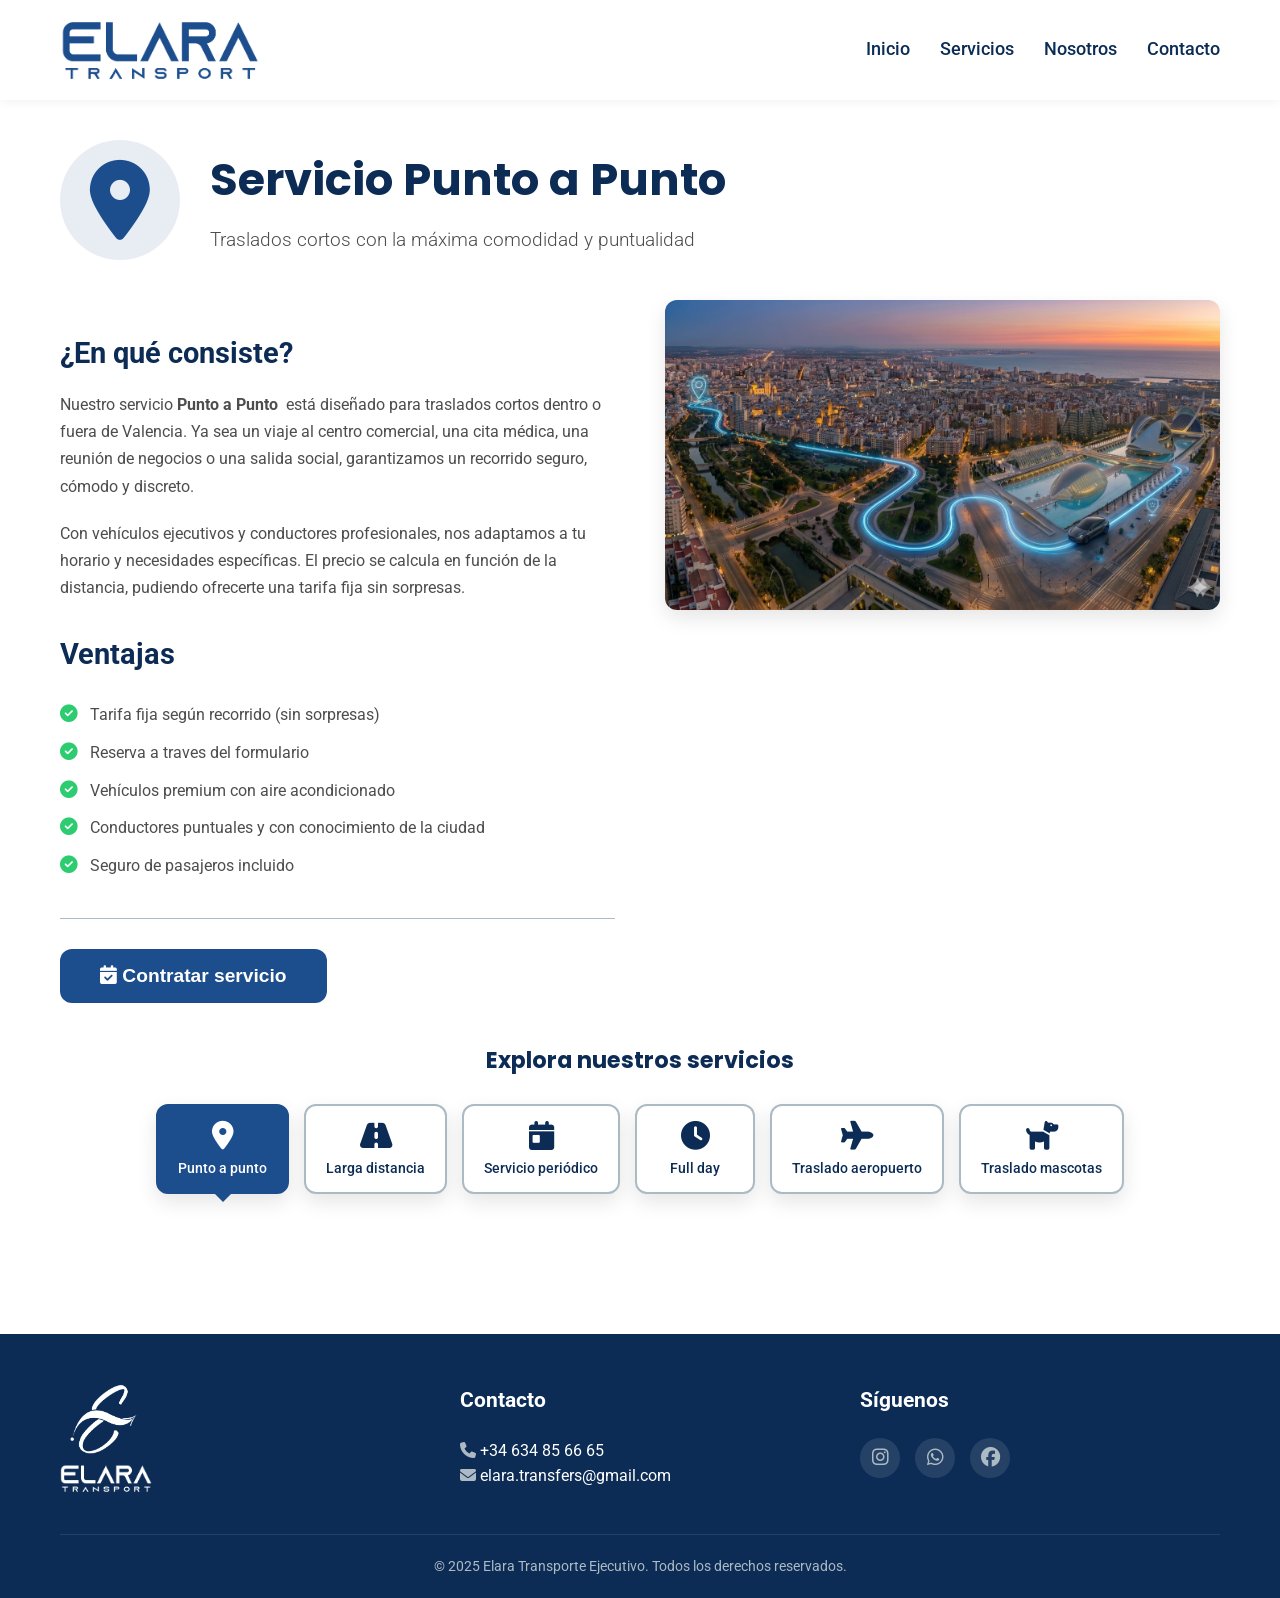
<file: pages/servicioPAP.html>
<!DOCTYPE html>
<html lang="es">
<head>
    <meta charset="UTF-8">
    <meta name="viewport" content="width=device-width, initial-scale=1.0">
    <title>Punto a punto - Elara Transporte</title>
    <link rel="stylesheet" href="../styles/style.css">
    <link rel="stylesheet" href="https://cdnjs.cloudflare.com/ajax/libs/font-awesome/6.4.0/css/all.min.css">
    <link href="https://fonts.googleapis.com/css2?family=Poppins:wght@300;400;500;600;700&family=Roboto:wght@300;400;500&display=swap" rel="stylesheet">
    <link rel="icon" type="image/x-icon" href="../favicon.png">
</head>
<body>
    <!-- Header (igual que index) -->
    <header class="header">
        <div class="container">
            <a href="../index.html" class="logo">
                <img src="../assets/Elara-Transport-Logo-1.5-transparente.png" alt="Elara Transporte">
            </a>
            <button class="menu-toggle" id="menuToggle" aria-label="Abrir menú">
                <span class="line line1"></span>
                <span class="line line2"></span>
                <span class="line line3"></span>
            </button>
            <nav class="nav" id="mainNav">
                <ul>
                    <li><a href="../index.html">Inicio</a></li>
                    <li><a href="../index.html#servicios">Servicios</a></li>
                    <li><a href="nosotros.html">Nosotros</a></li>
                    <li><a href="../pages/contacto.html">Contacto</a></li>
                </ul>
            </nav>
        </div>
    </header>

    <!-- Contenido principal del servicio -->
    <main class="servicio-detalle">
        <div class="container">
            <div class="servicio-header">
                <div class="servicio-icono">
                    <i class="fas fa-map-marker-alt"></i>
                </div>
                <div class="servicio-info">
                    <h1>Servicio Punto a Punto</h1>
                    <p class="servicio-subtitle">Traslados cortos con la máxima comodidad y puntualidad</p>
                </div>
            </div>

            <div class="servicio-content">
                <div class="servicio-descripcion">
                    <h2>¿En qué consiste?</h2>
                    <p>
                        Nuestro servicio <strong>Punto a Punto</strong> está diseñado para traslados cortos dentro o fuera de Valencia. 
                        Ya sea un viaje al centro comercial, una cita médica, una reunión de negocios o una salida social, 
                        garantizamos un recorrido seguro, cómodo y discreto.
                    </p>
                    <p>
                        Con vehículos ejecutivos y conductores profesionales, 
                        nos adaptamos a tu horario y necesidades específicas. El precio se calcula en función de la distancia, 
                        pudiendo ofrecerte una tarifa fija sin sorpresas.
                    </p>

                    <h2>Ventajas</h2>
                    <ul class="ventajas-list">
                        <li><i class="fas fa-check-circle"></i> Tarifa fija según recorrido (sin sorpresas)</li>
                        <li><i class="fas fa-check-circle"></i> Reserva a traves del formulario</li>
                        <li><i class="fas fa-check-circle"></i> Vehículos premium con aire acondicionado</li>
                        <li><i class="fas fa-check-circle"></i> Conductores puntuales y con conocimiento de la ciudad</li>
                        <li><i class="fas fa-check-circle"></i> Seguro de pasajeros incluido</li>
                    </ul>

                    <div class="servicio-cta">
                        <button class="btn btn-large" id="abrirFormulario">
                            <i class="fas fa-calendar-check"></i> Contratar servicio
                        </button>
                    </div>
                </div>

                <div class="servicio-imagen">
                     <img src="../assets/images/imgServicioPAP.png" alt="imagen servicio punto a punto">
                    <!--<img src="https://images.unsplash.com/photo-1568605117036-5fe5e7bab0b7?ixlib=rb-4.0.3&auto=format&fit=crop&w=800&q=80" alt="Coche ejecutivo en ciudad">-->
                </div>
            </div>
        </div>
            <!-- Navegación entre servicios -->
    <div class="navegacion-servicios">
        <h3>Explora nuestros servicios</h3>
        <div class="servicios-navegacion">
            <a href="servicioPAP.html" class="btn-servicio-nav activo">
                <i class="fas fa-map-marker-alt"></i>
                <span>Punto a punto</span>
            </a>
            <a href="servicioLD.html" class="btn-servicio-nav">
                <i class="fas fa-road"></i>
                <span>Larga distancia</span>
            </a>
            <a href="servicioPeriodico.html" class="btn-servicio-nav">
                <i class="fas fa-calendar-day"></i>
                <span>Servicio periódico</span>
            </a>
            <a href="servicioFD.html" class="btn-servicio-nav">
                <i class="fas fa-clock"></i>
                <span>Full day</span>
            </a>
            <!--
            <a href="servicio-5.html" class="btn-servicio-nav">
                <i class="fas fa-landmark"></i>
                <span>Servicio turismo</span>
            </a>
            -->
            <a href="servicioAero.html" class="btn-servicio-nav">
                <i class="fas fa-plane"></i>
                <span>Traslado aeropuerto</span>
            </a>
            <a href="servicioPET.html" class="btn-servicio-nav">
                <i class="fas fa-dog"></i>
                <span>Traslado mascotas</span>
            </a>
        </div>
    </div>
</main>
    </main>

    <!-- Modal del formulario (oculto por defecto) -->
    <div class="modal-overlay" id="modalOverlay">
        <div class="modal">
            <div class="modal-header">
                <h2>Solicitar servicio: Punto a punto</h2>
                <button class="cerrar-modal" id="cerrarModal">&times;</button>
            </div>
            <div class="modal-body">
                <form id="formularioServicio">
                    <div class="form-group">
                        <label for="nombre">Nombre completo *</label>
                        <input type="text" id="nombre" required placeholder="Ej: Juan Pérez">
                    </div>

                    <div class="form-group">
                        <label for="telefono">Teléfono *</label>
                        <input type="tel" id="telefono" required placeholder="Ej: +34 612 345 678">
                    </div>

                    <div class="form-group">
                        <label for="email">Email *</label>
                        <input type="email" id="email" required placeholder="Ej: juan@email.com">
                    </div>

                    <div class="form-row">
                        <div class="form-group">
                            <label for="fecha">Fecha del servicio *</label>
                            <input type="date" id="fecha" required>
                        </div>
                        <div class="form-group">
                            <label for="hora">Hora *</label>
                            <input type="time" id="hora" required>
                        </div>
                    </div>

                    <div class="form-row">
                        <div class="form-group">
                            <label for="origen">Origen *</label>
                            <input type="text" id="origen" required placeholder="Dirección o punto de recogida">
                        </div>
                        <div class="form-group">
                            <label for="destino">Destino *</label>
                            <input type="text" id="destino" required placeholder="Dirección de destino">
                        </div>
                    </div>

                    <div class="form-row">
                        <div class="form-group">
                            <label for="pasajeros">Nº de pasajeros *</label>
                            <select id="pasajeros" required>
                                <option value="" disabled selected>Seleccione</option>
                                <option value="1">1</option>
                                <option value="2">2</option>
                                <option value="3">3</option>
                                <option value="4">4</option>
                                <option value="5+">5 o más</option>
                            </select>
                        </div>
                        <div class="form-group">
                            <label for="vehiculo">Tipo de vehículo preferido</label>
                            <select id="vehiculo">
                                <option value="" selected>Cualquiera</option>
                                <option value="sedan">Sedán ejecutivo</option>
                                <option value="suv">SUV premium</option>
                                <option value="van">Van (más de 4 pasajeros)</option>
                            </select>
                        </div>
                    </div>

                    <div class="form-group">
                        <label for="comentarios">Comentarios adicionales</label>
                        <textarea id="comentarios" rows="3" placeholder="Ej: Necesito silla infantil, viajo con equipaje extra, etc."></textarea>
                    </div>

                    <div class="form-group">
                        <label class="checkbox-label">
                            <input type="checkbox" required name="privacidad">
                            He leído y acepto la <a href="privacidad.html" target="_blank">Política de Privacidad</a> *
                        </label>
                    </div>
                    <div class="form-footer">
                        <button type="submit" class="btn btn-enviar">
                            <i class="fas fa-paper-plane"></i> Enviar solicitud
                        </button>
                        <button type="button" class="btn btn-secundario" id="cancelarForm">
                            Cancelar
                        </button>
                    </div>
                </form>
            </div>
        </div>
    </div>

    <!-- Footer (igual que index) -->
    <footer class="footer" id="contacto">
        <div class="container">
            <div class="footer-content">
                <div class="footer-logo">
                    <div class="loguito">
                        <img class="miniLogo" src="../assets/Elara-Transport-Logo-2.3-transparente.png" alt="Elara">
                    </div>
                    <img class="miniLogo" src="../assets/Elara-Transport-Logo-2.5-transparente.png" alt="Elara">
                </div>
                <div class="footer-contact">
                    <h3>Contacto</h3>
                    <p><i class="fas fa-phone"></i> +34 634 85 66 65</p>
                    <p><i class="fas fa-envelope"></i> elara.transfers@gmail.com</p>
                </div>
                <div class="footer-social">
                    <h3>Síguenos</h3>
                    <div class="social-icons">
                        <a href="#" aria-label="Instagram"><i class="fab fa-instagram"></i></a>
                        <a href="#" aria-label="WhatsApp"><i class="fab fa-whatsapp"></i></a>
                        <a href="#" aria-label="Facebook"><i class="fab fa-facebook"></i></a>
                    </div>
                </div>
            </div>
            <div class="footer-bottom">
                <p>&copy; 2025 Elara Transporte Ejecutivo. Todos los derechos reservados.</p>
            </div>
        </div>
    </footer>

    <script src="../scripts/script.js"></script>
    <script src="../scripts/scriptServPAP.js"></script>
</body>
</html>
</file>
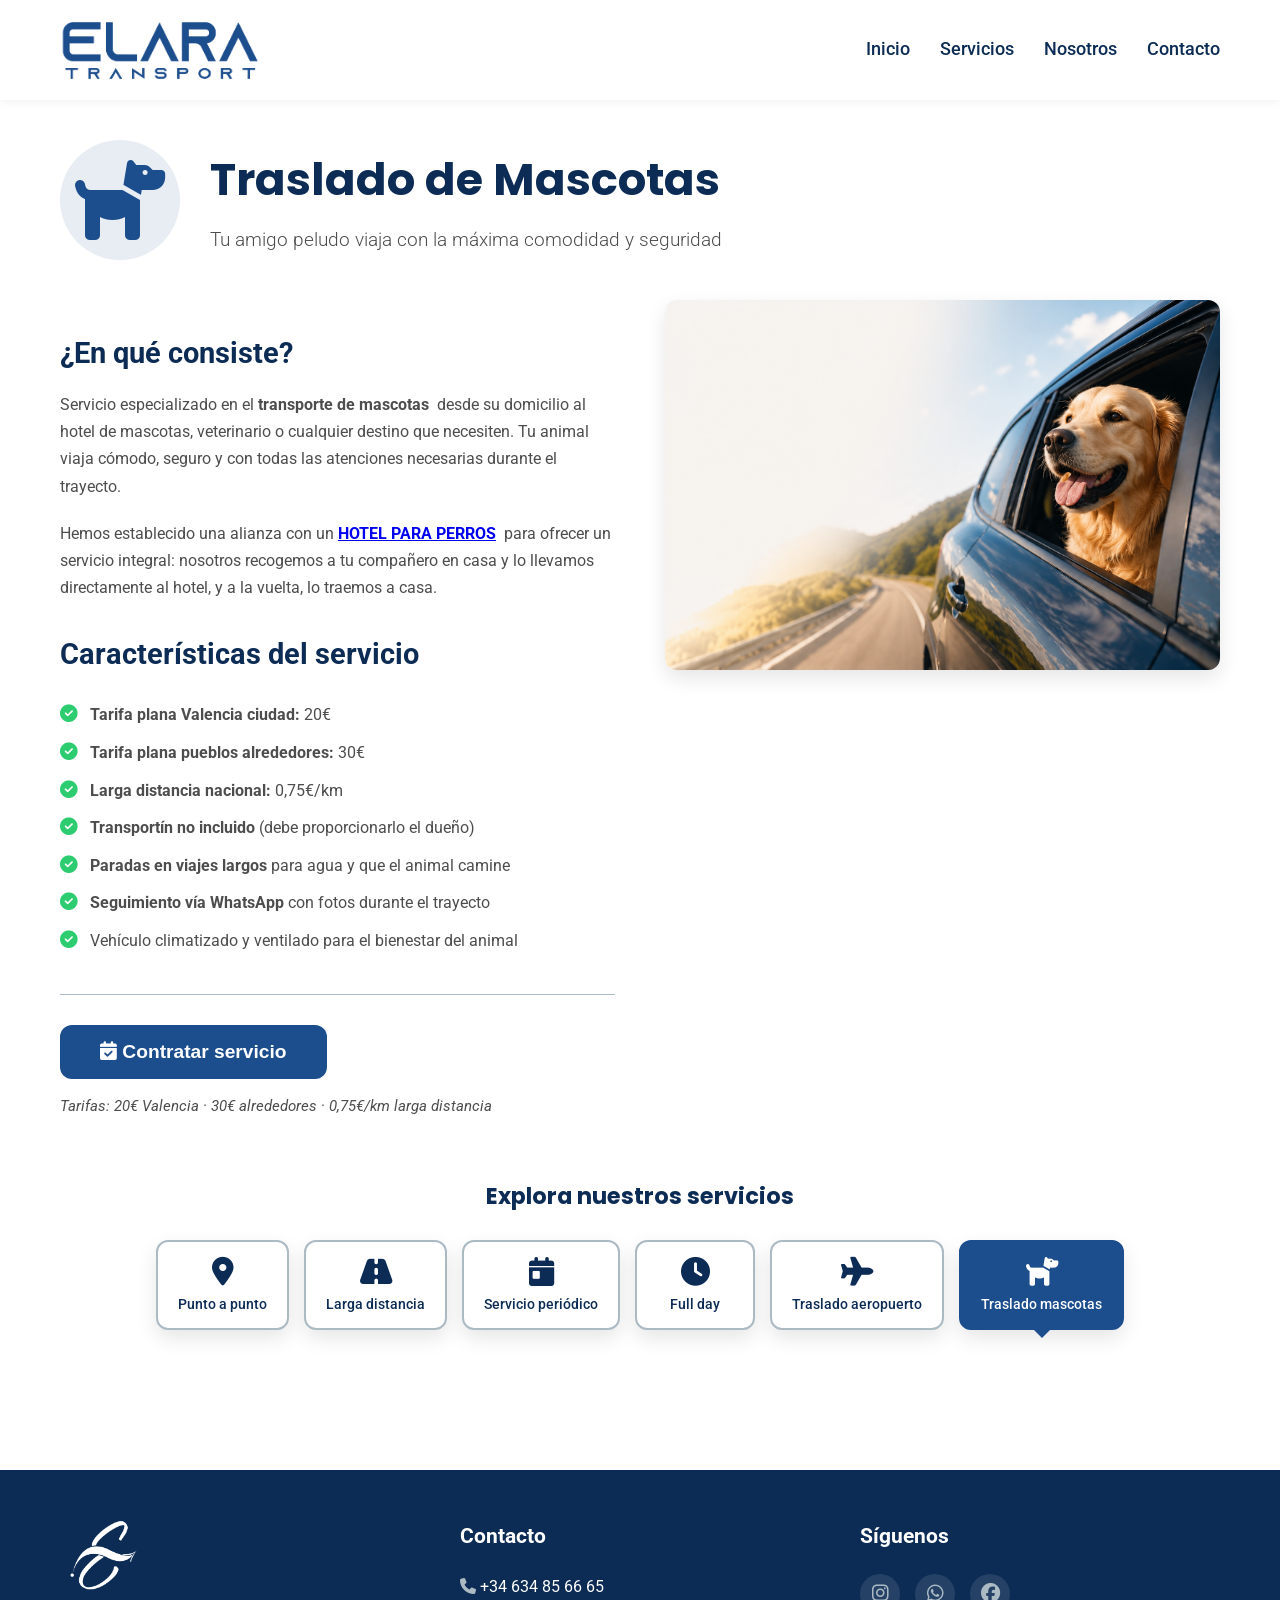
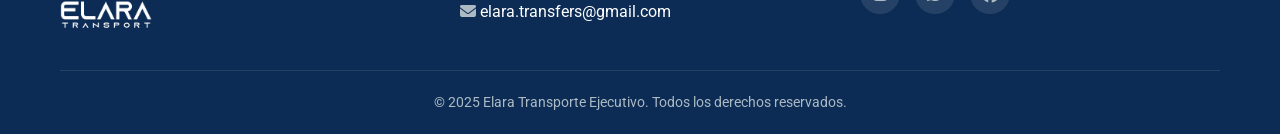
<file: pages/servicioPET.html>
<!DOCTYPE html>
<html lang="es">
<head>
    <meta charset="UTF-8">
    <meta name="viewport" content="width=device-width, initial-scale=1.0">
    <title>Traslado de Mascotas - Elara Transporte</title>
    <link rel="stylesheet" href="../styles/style.css">
    <link rel="stylesheet" href="https://cdnjs.cloudflare.com/ajax/libs/font-awesome/6.4.0/css/all.min.css">
    <link href="https://fonts.googleapis.com/css2?family=Poppins:wght@300;400;500;600;700&family=Roboto:wght@300;400;500&display=swap" rel="stylesheet">
    <link rel="icon" type="image/x-icon" href="../favicon.png">
</head>
<body>
    <!-- Header -->
    <header class="header">
        <div class="container">
            <a href="../index.html" class="logo">
                <img src="../assets/Elara-Transport-Logo-1.5-transparente.png" alt="Elara Transporte">
            </a>
            <button class="menu-toggle" id="menuToggle" aria-label="Abrir menú">
                <span class="line line1"></span>
                <span class="line line2"></span>
                <span class="line line3"></span>
            </button>
            <nav class="nav" id="mainNav">
                <ul>
                    <li><a href="../index.html">Inicio</a></li>
                    <li><a href="../index.html#servicios">Servicios</a></li>
                    <li><a href="nosotros.html">Nosotros</a></li>
                    <li><a href="../pages/contacto.html">Contacto</a></li>
                </ul>
            </nav>
        </div>
    </header>

    <!-- Contenido principal del servicio -->
    <main class="servicio-detalle">
        <div class="container">
            <div class="servicio-header">
                <div class="servicio-icono">
                    <i class="fas fa-dog"></i>
                </div>
                <div class="servicio-info">
                    <h1>Traslado de Mascotas</h1>
                    <p class="servicio-subtitle">Tu amigo peludo viaja con la máxima comodidad y seguridad</p>
                </div>
            </div>

            <div class="servicio-content">
                <div class="servicio-descripcion">
                    <h2>¿En qué consiste?</h2>
                    <p>
                        Servicio especializado en el <strong> transporte de mascotas</strong> desde su domicilio al hotel de mascotas, 
                        veterinario o cualquier destino que necesiten. Tu animal viaja cómodo, seguro y con todas las atenciones 
                        necesarias durante el trayecto.
                    </p>
                    <p>
                        Hemos establecido una alianza con un <strong><a href="https://hotel-para-tu-perro-valencia.eatbu.com/?lang=es" target="_blank">HOTEL PARA PERROS</a></strong> para ofrecer un servicio integral: 
                        nosotros recogemos a tu compañero en casa y lo llevamos directamente al hotel, y a la vuelta, lo traemos a casa.
                    </p>

                    <h2>Características del servicio</h2>
                    <ul class="ventajas-list">
                        <li><i class="fas fa-check-circle"></i> <strong>Tarifa plana Valencia ciudad:</strong> 20€</li>
                        <li><i class="fas fa-check-circle"></i> <strong>Tarifa plana pueblos alrededores:</strong> 30€</li>
                        <li><i class="fas fa-check-circle"></i> <strong>Larga distancia nacional:</strong> 0,75€/km</li>
                        <li><i class="fas fa-check-circle"></i> <strong>Transportín no incluido</strong> (debe proporcionarlo el dueño)</li>
                        <li><i class="fas fa-check-circle"></i> <strong>Paradas en viajes largos</strong> para agua y que el animal camine</li>
                        <li><i class="fas fa-check-circle"></i> <strong>Seguimiento vía WhatsApp</strong> con fotos durante el trayecto</li>
                        <li><i class="fas fa-check-circle"></i> Vehículo climatizado y ventilado para el bienestar del animal</li>
                    </ul>

                    <div class="servicio-cta">
                        <button class="btn btn-large" id="abrirFormulario">
                            <i class="fas fa-calendar-check"></i> Contratar servicio
                        </button>
                        <p class="precio-nota">Tarifas: 20€ Valencia · 30€ alrededores · 0,75€/km larga distancia</p>
                    </div>
                </div>

                <div class="servicio-imagen">
                    <img src="../assets/images/imgServicioPET.png" alt="perro en coche">
                </div>
            </div>
        </div>
        
        <!-- Navegación entre servicios -->
        <div class="navegacion-servicios">
            <h3>Explora nuestros servicios</h3>
            <div class="servicios-navegacion">
                <a href="servicioPAP.html" class="btn-servicio-nav">
                    <i class="fas fa-map-marker-alt"></i>
                    <span>Punto a punto</span>
                </a>
                <a href="servicioLD.html" class="btn-servicio-nav">
                    <i class="fas fa-road"></i>
                    <span>Larga distancia</span>
                </a>
                <a href="servicioPeriodico.html" class="btn-servicio-nav">
                    <i class="fas fa-calendar-day"></i>
                    <span>Servicio periódico</span>
                </a>
                <a href="servicioFD.html" class="btn-servicio-nav">
                    <i class="fas fa-clock"></i>
                    <span>Full day</span>
                </a>
                <!--
                <a href="servicioTurismo.html" class="btn-servicio-nav">
                    <i class="fas fa-landmark"></i>
                    <span>Servicio turismo</span>
                </a>
                -->
                <a href="servicioAero.html" class="btn-servicio-nav">
                    <i class="fas fa-plane"></i>
                    <span>Traslado aeropuerto</span>
                </a>
                <a href="servicioMascotas.html" class="btn-servicio-nav activo">
                    <i class="fas fa-dog"></i>
                    <span>Traslado mascotas</span>
                </a>
            </div>
        </div>
    </main>

    <!-- Modal del formulario -->
    <div class="modal-overlay" id="modalOverlay">
        <div class="modal">
            <div class="modal-header">
                <h2>Solicitar: Traslado de Mascotas</h2>
                <button class="cerrar-modal" id="cerrarModal">&times;</button>
            </div>
            <div class="modal-body">
                <form id="formularioServicio">
                    <div class="form-group">
                        <label for="nombre">Nombre completo *</label>
                        <input type="text" id="nombre" required placeholder="Ej: Juan Pérez">
                    </div>

                    <div class="form-group">
                        <label for="telefono">Teléfono *</label>
                        <input type="tel" id="telefono" required placeholder="Ej: +34 612 345 678">
                    </div>

                    <div class="form-group">
                        <label for="email">Email *</label>
                        <input type="email" id="email" required placeholder="Ej: juan@email.com">
                    </div>

                    <div class="form-row">
                        <div class="form-group">
                            <label for="tipo-traslado">Tipo de traslado *</label>
                            <select id="tipo-traslado" required>
                                <option value="" disabled selected>Seleccione</option>
                                <option value="ida">Solo ida (casa → hotel)</option>
                                <option value="vuelta">Solo vuelta (hotel → casa)</option>
                                <option value="ida-vuelta">Origen → destino</option>
                                <option value="ida-vuelta">Ida y vuelta</option>
                            </select>
                        </div>
                        <div class="form-group">
                            <label for="zona">Zona de recogida/entrega *</label>
                            <select id="zona" required>
                                <option value="" disabled selected>Seleccione</option>
                                <option value="valencia">Valencia ciudad - 20€</option>
                                <option value="alrededores">Pueblos alrededores - 30€</option>
                                <option value="larga">Larga distancia nacional - 0,75€/km</option>
                            </select>
                        </div>
                    </div>

                    <div class="form-group" id="distancia-group" style="display: none;">
                        <label for="distancia">Distancia aproximada (km) *</label>
                        <input type="number" id="distancia" step="1" placeholder="Ej: 100">
                        <small style="color: var(--color-gray);">Estimación de km para calcular precio: <span id="precio-estimado">0</span>€</small>
                    </div>

                    <div class="form-row">
                        <div class="form-group">
                            <label for="fecha">Fecha del servicio *</label>
                            <input type="date" id="fecha" required>
                        </div>
                        <div class="form-group">
                            <label for="hora">Hora aproximada *</label>
                            <input type="time" id="hora" required>
                        </div>
                    </div>

                    <div class="form-group">
                        <label for="direccion-recogida">Dirección de recogida *</label>
                        <input type="text" id="direccion-recogida" required placeholder="Ej: Calle Mayor, 123, Valencia">
                    </div>

                    <div class="form-group">
                        <label for="direccion-destino">Dirección de destino *</label>
                        <input type="text" id="direccion-destino" required placeholder="Ej: Hotel Mascotas, Calle X">
                    </div>

                    <div class="form-group">
                        <label for="hotel-mascotas">¿Es un traslado al hotel de mascotas con el que tenemos alianza?</label>
                        <select id="hotel-mascotas">
                            <option value="no">No, es otro destino</option>
                            <option value="si">Sí, es al hotel aliado</option>
                        </select>
                    </div>

                    <div class="form-row">
                        <div class="form-group">
                            <label for="tipo-mascota">Tipo de mascota *</label>
                            <select id="tipo-mascota" required>
                                <option value="" disabled selected>Seleccione</option>
                                <option value="perro">Perro</option>
                                <option value="gato">Gato</option>
                                <option value="otro">Otro (especificar)</option>
                            </select>
                        </div>
                        <div class="form-group" id="otro-mascota-group" style="display: none;">
                            <label for="otro-mascota">Especifique tipo de mascota</label>
                            <input type="text" id="otro-mascota" placeholder="Ej: Conejo, hurón, ave...">
                        </div>
                    </div>

                    <div class="form-row">
                        <div class="form-group">
                            <label for="tamano">Tamaño de la mascota *</label>
                            <select id="tamano" required>
                                <option value="" disabled selected>Seleccione</option>
                                <option value="pequeno">Pequeño (hasta 5 kg)</option>
                                <option value="mediano">Mediano (5-15 kg)</option>
                                <option value="grande">Grande (15-30 kg)</option>
                                <option value="muy-grande">Muy grande (más de 30 kg)</option>
                            </select>
                        </div>
                        <div class="form-group">
                            <label for="cantidad">Número de mascotas *</label>
                            <select id="cantidad" required>
                                <option value="" disabled selected>Seleccione</option>
                                <option value="1">1</option>
                                <option value="2">2</option>
                                <option value="3">3</option>
                                <option value="4">4</option>
                                <option value="5+">5 o más (consultar)</option>
                            </select>
                        </div>
                    </div>

                    <div class="form-group">
                        <label for="transportin">¿Dispone de transportín o arnés de seguridad?</label>
                        <select id="transportin">
                            <option value="si">Sí</option>
                            <option value="no">No, viajará suelto (bajo responsabilidad del dueño)</option>
                        </select>
                    </div>

                    <div class="form-group">
                        <label for="necesidades">Necesidades especiales de la mascota</label>
                        <textarea id="necesidades" rows="3" placeholder="Ej: Ansiedad al viajar, necesita paradas frecuentes, medicación, etc."></textarea>
                    </div>

                    <div class="form-group">
                        <label for="comentarios">Comentarios adicionales</label>
                        <textarea id="comentarios" rows="3" placeholder="Información adicional que debamos conocer..."></textarea>
                    </div>

                    <div class="form-group">
                        <label class="checkbox-label">
                            <input type="checkbox" required name="privacidad">
                            He leído y acepto la <a href="privacidad.html" target="_blank">Política de Privacidad</a> *
                        </label>
                    </div>

                    <div class="form-footer">
                        <button type="submit" class="btn btn-enviar">
                            <i class="fas fa-paper-plane"></i> Enviar solicitud
                        </button>
                        <button type="button" class="btn btn-secundario" id="cancelarForm">
                            Cancelar
                        </button>
                    </div>
                </form>
            </div>
        </div>
    </div>

    <!-- Footer -->
    <footer class="footer" id="contacto">
        <div class="container">
            <div class="footer-content">
                <div class="footer-logo">
                    <div class="loguito">
                        <img class="miniLogo" src="../assets/Elara-Transport-Logo-2.3-transparente.png" alt="Elara">
                    </div>
                    <img class="miniLogo" src="../assets/Elara-Transport-Logo-2.5-transparente.png" alt="Elara">
                </div>
                <div class="footer-contact">
                    <h3>Contacto</h3>
                    <p><i class="fas fa-phone"></i> +34 634 85 66 65</p>
                    <p><i class="fas fa-envelope"></i> elara.transfers@gmail.com</p>
                </div>
                <div class="footer-social">
                    <h3>Síguenos</h3>
                    <div class="social-icons">
                        <a href="#" aria-label="Instagram"><i class="fab fa-instagram"></i></a>
                        <a href="#" aria-label="WhatsApp"><i class="fab fa-whatsapp"></i></a>
                        <a href="#" aria-label="Facebook"><i class="fab fa-facebook"></i></a>
                    </div>
                </div>
            </div>
            <div class="footer-bottom">
                <p>&copy; 2025 Elara Transporte Ejecutivo. Todos los derechos reservados.</p>
            </div>
        </div>
    </footer>

    <script src="../scripts/scriptServPet.js"></script>
</body>
</html>
</file>
<file: styles/style.css>
/* Variables CSS */
:root {
    --color-primary: #1C4D8D;
    --color-primary-dark: #0C2C55;
    --color-secondary: #ACBAC4;
    --color-gray: #4D4D4D;
    --color-light: #FFFFFF;
    --color-hover: #2A6BBF;
    --shadow: 0 8px 20px rgba(0, 0, 0, 0.1);
    --shadow-hover: 0 12px 30px rgba(0, 0, 0, 0.15);
    --border-radius: 12px;
    --transition: all 0.3s ease;
}

/* Reset y estilos generales */
* {
    margin: 0;
    padding: 0;
    box-sizing: border-box;
}

body {
    font-family: 'Roboto', sans-serif;
    color: var(--color-gray);
    line-height: 1.6;
    overflow-x: hidden;
}

.container {
    width: 100%;
    max-width: 1200px;
    margin: 0 auto;
    padding: 0 20px;
}

/* Header */
.header {
    background-color: var(--color-light);
    box-shadow: 0 2px 10px rgba(0, 0, 0, 0.05);
    position: sticky;
    top: 0;
    z-index: 1000;
}

.header .container {
    display: flex;
    justify-content: space-between;
    height: 100px;
    align-items: center;
    padding: 15px 20px;
}

.logo img {
    display: flex;
    align-items: center;
    height: 65px;
    width: auto;
}

/* Menú hamburguesa personalizado */
.menu-toggle {
    background: none;
    border: none;
    cursor: pointer;
    width: 30px;
    height: 24px;
    display: flex;
    flex-direction: column;
    justify-content: space-between;
    align-items: flex-start;
    padding: 0;
    z-index: 1001;
}

.menu-toggle .line {
    height: 3px;
    background-color: var(--color-primary);
    border-radius: 2px;
    transition: var(--transition);
}

.line1 { 
    width: 100%;
}
.line2 { 
    width: 80%;
}
.line3 { 
    width: 60%; 
}

.menu-toggle:hover .line {
    background-color: var(--color-hover);
}

/* Navegación */
.nav {
    position: fixed;
    top: 0;
    right: -100%;
    width: 280px;
    height: 100vh;
    background-color: var(--color-light);
    box-shadow: -5px 0 15px rgba(0, 0, 0, 0.1);
    padding-top: 80px;
    transition: right 0.4s ease;
    z-index: 1000;
}

.nav.active {
    right: 0;
}

.nav ul {
    list-style: none;
    padding: 0 30px;
}

.nav li {
    margin-bottom: 20px;
}

.nav a {
    text-decoration: none;
    color: var(--color-primary-dark);
    font-weight: 500;
    font-size: 1.1rem;
    transition: var(--transition);
    display: block;
    padding: 8px 0;
    border-bottom: 1px solid transparent;
}

.nav a:hover {
    color: var(--color-hover);
    border-bottom: 1px solid var(--color-hover);
}

/* Hero / Carrusel */
.hero {
    position: relative;
    height: 70vh;
    min-height: 500px;
    overflow: hidden;
}

.carousel {
    position: relative;
    height: 100%;
}

.slide {
    position: absolute;
    top: 0;
    left: 0;
    width: 100%;
    height: 100%;
    opacity: 0;
    transition: opacity 1s ease;
    display: flex;
    align-items: center;
    justify-content: center;
}

.slide.active {
    opacity: 1;
}

.slide img {
    width: 100%;
    height: 100%;
    object-fit: cover;
    filter: brightness(0.7);
}

.slide-content {
    position: absolute;
    max-width: 800px;
    text-align: center;
    padding: 20px;
    color: var(--color-light);
    z-index: 2;
}

.slide-content h1 {
    font-family: 'Poppins', sans-serif;
    font-size: 2.8rem;
    margin-bottom: 15px;
    text-shadow: 0 2px 5px rgba(0, 0, 0, 0.5);
}

.slide-content p {
    font-size: 1.2rem;
    margin-bottom: 25px;
}

.btn {
    display: inline-block;
    background-color: var(--color-primary);
    color: white;
    padding: 12px 30px;
    border-radius: var(--border-radius);
    text-decoration: none;
    font-weight: 600;
    transition: var(--transition);
    border: none;
    cursor: pointer;
}

.btn:hover {
    background-color: var(--color-hover);
    transform: translateY(-3px);
    box-shadow: var(--shadow-hover);
}

.carousel-btn {
    position: absolute;
    top: 50%;
    transform: translateY(-50%);
    background-color: rgba(255, 255, 255, 0.2);
    color: white;
    border: none;
    border-radius: 15%;
    padding: 15px;
    cursor: pointer;
    font-size: 1.5rem;
    z-index: 10;
    transition: var(--transition);
}

.carousel-btn:hover {
    background-color: rgba(255, 255, 255, 0.4);
}

.prev { left: 20px; }
.next { right: 20px; }

.carousel-dots {
    position: absolute;
    bottom: 30px;
    left: 0;
    width: 100%;
    display: flex;
    justify-content: center;
    gap: 10px;
    z-index: 10;
}

.dot {
    width: 12px;
    height: 12px;
    border-radius: 50%;
    background-color: rgba(255, 255, 255, 0.5);
    cursor: pointer;
    transition: var(--transition);
}

.dot.active {
    background-color: var(--color-light);
}

/* Sección Servicios (base) */
.servicios {
    padding: 120px 0;
    background-color: #eaeaea;
}

.section-title {
    font-family: 'Poppins', sans-serif;
    color: var(--color-primary-dark);
    text-align: center;
    font-size: 2.5rem;
    margin-bottom: 15px;
}

.section-subtitle {
    text-align: center;
    color: var(--color-gray);
    margin-bottom: 50px;
    font-size: 1.1rem;
}

.servicios-grid {
    display: grid;
    grid-template-columns: repeat(auto-fit, minmax(280px, 1fr));
    gap: 30px;
}

/* Estilos para las cartas de servicios (se mantienen igual) */
.service-card {
    background: white;
    border-radius: var(--border-radius);
    padding: 30px 20px;
    text-align: center;
    transition: var(--transition);
    cursor: pointer;
    border: 1px solid rgba(0,0,0,0.05);
    box-shadow: var(--shadow);
}

.service-card:hover {
    transform: translateY(-10px);
    box-shadow: var(--shadow-hover);
}

.service-icon {
    font-size: 3rem;
    margin-bottom: 20px;
    color: var(--color-primary);
}

.service-card h3 {
    color: var(--color-primary-dark);
    margin-bottom: 15px;
    font-size: 1.5rem;
}

.service-card p {
    color: var(--color-gray);
    margin-bottom: 20px;
    min-height: 60px;
}

.btn-outline {
    display: inline-block;
    padding: 10px 25px;
    border: 2px solid var(--color-primary);
    color: var(--color-primary);
    border-radius: var(--border-radius);
    text-decoration: none;
    font-weight: 600;
    transition: var(--transition);
}

.btn-outline:hover {
    background-color: var(--color-primary);
    color: white;
}

/* Footer */
.footer {
    background-color: var(--color-primary-dark);
    color: var(--color-light);
    padding: 50px 0 20px;
}

.footer-content {
    display: grid;
    grid-template-columns: repeat(auto-fit, minmax(250px, 1fr));
    gap: 40px;
    margin-bottom: 40px;
}

.footer-logo img {
    display: grid;
    height: 30px;
}

.loguito img {
    margin-left: 10px;
    margin-bottom: 10px;
    height: 70px;
}


.footer-contact h3,
.footer-social h3 {
    margin-bottom: 20px;
    font-size: 1.3rem;
}

.footer-contact i,
.footer-social i {
    color: var(--color-secondary);
}

.social-icons {
    display: flex;
    gap: 15px;
}

.social-icons a {
    display: inline-flex;
    align-items: center;
    justify-content: center;
    width: 40px;
    height: 40px;
    background-color: rgba(255, 255, 255, 0.1);
    border-radius: 50%;
    color: var(--color-light);
    font-size: 1.2rem;
    transition: var(--transition);
    text-decoration: none;  
}

.social-icons a:hover {
    background-color: var(--color-primary);
    transform: translateY(-3px);
}

.footer-bottom {
    text-align: center;
    padding-top: 20px;
    border-top: 1px solid rgba(255, 255, 255, 0.1);
    font-size: 0.9rem;
    color: var(--color-secondary);
}

/* ===== ESTILOS PARA PÁGINAS DE SERVICIO ===== */

/* Navegación entre servicios */
.navegacion-servicios {
    margin: 40px 0 60px;
    padding: 0 10px;
}

.navegacion-servicios h3 {
    text-align: center;
    color: var(--color-primary-dark);
    margin-bottom: 25px;
    font-size: 1.4rem;
    font-family: 'Poppins', sans-serif;
}

.servicios-navegacion {
    display: flex;
    flex-wrap: wrap;
    justify-content: center;
    gap: 15px;
    max-width: 1000px;
    margin: 0 auto;
}

.btn-servicio-nav {
    display: flex;
    flex-direction: column;
    align-items: center;
    justify-content: center;
    padding: 15px 20px;
    background-color: white;
    border: 2px solid var(--color-secondary);
    border-radius: var(--border-radius);
    color: var(--color-primary-dark);
    text-decoration: none;
    font-weight: 500;
    transition: var(--transition);
    min-width: 120px;
    text-align: center;
    box-shadow: var(--shadow);
}

.btn-servicio-nav:hover {
    background-color: var(--color-primary);
    color: white;
    border-color: var(--color-primary);
    transform: translateY(-5px);
    box-shadow: var(--shadow-hover);
}

.btn-servicio-nav.activo {
    background-color: var(--color-primary);
    color: white;
    border-color: var(--color-primary);
    position: relative;
}

.btn-servicio-nav.activo::after {
    content: '';
    position: absolute;
    bottom: -10px;
    left: 50%;
    transform: translateX(-50%);
    width: 0;
    height: 0;
    border-left: 10px solid transparent;
    border-right: 10px solid transparent;
    border-top: 10px solid var(--color-primary);
}

.btn-servicio-nav i {
    font-size: 1.8rem;
    margin-bottom: 10px;
}

.btn-servicio-nav span {
    font-size: 0.9rem;
    line-height: 1.2;
}

/* Detalle del servicio */
.servicio-detalle {
    padding: 40px 0 80px;
    background-color: #fff;
}

.servicio-header {
    display: flex;
    align-items: center;
    gap: 30px;
    margin-bottom: 40px;
    flex-wrap: wrap;
}

.servicio-icono {
    font-size: 5rem;
    color: var(--color-primary);
    background: rgba(28, 77, 141, 0.1);
    width: 120px;
    height: 120px;
    border-radius: 50%;
    display: flex;
    align-items: center;
    justify-content: center;
}

.servicio-info h1 {
    font-family: 'Poppins', sans-serif;
    color: var(--color-primary-dark);
    font-size: 2.8rem;
    margin-bottom: 10px;
}

.servicio-subtitle {
    color: var(--color-gray);
    font-size: 1.2rem;
    font-weight: 300;
}

.servicio-content {
    display: grid;
    grid-template-columns: 1fr 1fr;
    gap: 50px;
    align-items: start;
}

.servicio-descripcion h2 {
    color: var(--color-primary-dark);
    margin: 30px 0 15px;
    font-size: 1.8rem;
}

.servicio-descripcion p {
    margin-bottom: 20px;
    line-height: 1.7;
}

.ventajas-list {
    list-style: none;
    margin: 25px 0 35px;
    padding-left: 0;
}

.ventajas-list li {
    margin-bottom: 12px;
    display: flex;
    align-items: flex-start;
}

.ventajas-list i {
    color: #2ecc71;
    margin-right: 12px;
    margin-top: 3px;
    font-size: 1.1rem;
}

.servicio-cta {
    margin-top: 40px;
    padding-top: 30px;
    border-top: 1px solid var(--color-secondary);
}

.btn-large {
    padding: 16px 40px;
    font-size: 1.2rem;
}

.precio-nota {
    margin-top: 15px;
    font-style: italic;
    color: var(--color-gray);
    font-size: 0.95rem;
}

.servicio-imagen img {
    width: 100%;
    border-radius: var(--border-radius);
    box-shadow: var(--shadow);
    height: auto;
    max-height: 500px;
    object-fit: cover;
}

/* Modal */
.modal-overlay {
    position: fixed;
    top: 0;
    left: 0;
    width: 100%;
    height: 100%;
    background-color: rgba(0, 0, 0, 0.85);
    display: flex;
    justify-content: center;
    align-items: center;
    z-index: 3000;
    opacity: 0;
    visibility: hidden;
    transition: opacity 0.4s, visibility 0.4s;
    padding: 20px;
}

.modal-overlay.activo {
    opacity: 1;
    visibility: visible;
}

.modal {
    background-color: white;
    width: 100%;
    max-width: 750px;
    border-radius: var(--border-radius);
    box-shadow: 0 20px 50px rgba(0, 0, 0, 0.3);
    max-height: 85vh;
    overflow-y: auto;
    animation: aparecerModal 0.5s ease;
    transform-origin: center;
}

@keyframes aparecerModal {
    from {
        transform: scale(0.8) translateY(20px);
        opacity: 0;
    }
    to {
        transform: scale(1) translateY(0);
        opacity: 1;
    }
}

.modal-header {
    padding: 25px 30px;
    border-bottom: 1px solid #eee;
    display: flex;
    justify-content: space-between;
    align-items: center;
    background-color: var(--color-primary-dark);
    color: white;
    border-radius: var(--border-radius) var(--border-radius) 0 0;
    position: sticky;
    top: 0;
    z-index: 1;
}

.modal-header h2 {
    margin: 0;
    font-size: 1.6rem;
}

.cerrar-modal {
    background: none;
    border: none;
    font-size: 2.5rem;
    color: white;
    cursor: pointer;
    line-height: 1;
    padding: 0;
    width: 40px;
    height: 40px;
    display: flex;
    align-items: center;
    justify-content: center;
    border-radius: 50%;
    transition: background 0.2s;
}

.cerrar-modal:hover {
    background-color: rgba(255, 255, 255, 0.2);
}

.modal-body {
    padding: 30px;
}

/* Formulario */
.form-group {
    margin-bottom: 25px;
}

.form-group label {
    display: block;
    margin-bottom: 8px;
    font-weight: 500;
    color: var(--color-primary-dark);
}

.form-group input,
.form-group select,
.form-group textarea {
    width: 100%;
    padding: 14px 16px;
    border: 1px solid #ccc;
    border-radius: 8px;
    font-family: 'Roboto', sans-serif;
    font-size: 1rem;
    transition: border 0.3s, box-shadow 0.3s;
}

.form-group input:focus,
.form-group select:focus,
.form-group textarea:focus {
    outline: none;
    border-color: var(--color-primary);
    box-shadow: 0 0 0 3px rgba(28, 77, 141, 0.1);
}

.form-row {
    display: grid;
    grid-template-columns: 1fr 1fr;
    gap: 20px;
}

.form-footer {
    display: flex;
    gap: 20px;
    margin-top: 30px;
    padding-top: 20px;
    border-top: 1px solid #eee;
}

.btn-enviar {
    background-color: var(--color-primary);
    color: white;
    flex: 2;
}

.btn-secundario {
    background-color: transparent;
    color: var(--color-gray);
    border: 1px solid #ccc;
    flex: 1;
}

.btn-secundario:hover {
    background-color: #f5f5f5;
}

/* Campos específicos para servicios */
.campos-especificos {
    margin-top: 30px;
    padding-top: 20px;
    border-top: 2px dashed var(--color-secondary);
}

.campos-especificos h3 {
    color: var(--color-primary-dark);
    margin-bottom: 20px;
    font-size: 1.4rem;
}

.campo-especifico {
    background-color: rgba(172, 186, 196, 0.1);
    padding: 20px;
    border-radius: 8px;
    margin-bottom: 20px;
    border-left: 4px solid var(--color-primary);
}

.checkbox-label {
    display: flex;
    align-items: center;
    gap: 10px;
    cursor: pointer;
}

.checkbox-label input[type="checkbox"] {
    width: auto;
    transform: scale(1.2);
}

/* Estilos para grupos de checkboxes */
.checkbox-group {
    display: flex;
    flex-wrap: wrap;
    gap: 15px;
    margin-top: 10px;
}

.checkbox-group .checkbox-label {
    display: flex;
    align-items: center;
    gap: 8px;
    cursor: pointer;
    padding: 8px 12px;
    background-color: #f8f9fa;
    border-radius: 6px;
    transition: background-color 0.3s;
    flex: 0 0 auto;
}

.checkbox-group .checkbox-label:hover {
    background-color: #e9ecef;
}

.checkbox-group input[type="checkbox"] {
    width: auto;
    transform: scale(1.2);
    margin: 0;
}

/* Estilos específicos para checkboxes de días de la semana */
.dias-checkboxes {
    display: flex;
    flex-wrap: wrap;
    gap: 10px;
}

.dias-checkboxes .checkbox-label {
    min-width: 100px;
    justify-content: center;
    text-align: center;
}

/* Corrección para espacios en etiquetas strong */
.servicio-descripcion p strong,
.ventajas-list li strong {
    margin-right: 4px;
}

/* También asegurar que haya espacio después del strong */
.servicio-descripcion p strong + span,
.servicio-descripcion p strong + text {
    margin-left: 4px;
}

/* ===== PÁGINA NOSOTROS ===== */

.nosotros-hero {
    background: linear-gradient(135deg, var(--color-primary-dark) 0%, var(--color-primary) 100%);
    color: white;
    padding: 60px 0;
    text-align: center;
    margin-bottom: 60px;
}

.nosotros-hero h1 {
    font-family: 'Poppins', sans-serif;
    font-size: 3.5rem;
    margin-bottom: 20px;
    color: white;
}

.nosotros-hero p {
    font-size: 1.3rem;
    max-width: 800px;
    margin: 0 auto;
    opacity: 0.9;
}

.historia {
    padding: 40px 0;
}

.historia-grid {
    display: grid;
    grid-template-columns: 1fr 1fr;
    gap: 50px;
    align-items: center;
}

.historia-texto h2 {
    color: var(--color-primary-dark);
    font-size: 2.5rem;
    margin-bottom: 30px;
    font-family: 'Poppins', sans-serif;
}

.historia-texto p {
    margin-bottom: 20px;
    line-height: 1.8;
    font-size: 1.1rem;
}

.historia-texto .highlight {
    color: var(--color-primary);
    font-weight: 600;
}

.historia-imagen {
    width: 100%;
    height: 400px;
    background-color: #eaeaea;
    border-radius: var(--border-radius);
    overflow: hidden;
    box-shadow: var(--shadow);
    display: flex;
    align-items: center;
    justify-content: center;
    color: var(--color-gray);
}

.historia-imagen .placeholder {
    font-size: 3rem;
    opacity: 0.5;
    text-align: center;
}

.historia-imagen .placeholder p {
    font-size: 1rem;
    margin-top: 10px;
}

.significado {
    padding: 60px 0;
}

.significado-card {
    max-width: 800px;
    margin: 0 auto;
    background: white;
    padding: 40px;
    border-radius: var(--border-radius);
    box-shadow: var(--shadow);
    text-align: center;
}

.significado-card i {
    font-size: 4rem;
    color: var(--color-primary);
    margin-bottom: 20px;
}

.significado-card p {
    font-size: 1.2rem;
    line-height: 1.8;
    color: var(--color-gray);
}

.valores {
    background-color: #f8f9fa;
    padding: 80px 0;
}

.valores h2 {
    text-align: center;
    color: var(--color-primary-dark);
    font-size: 2.5rem;
    margin-bottom: 60px;
    font-family: 'Poppins', sans-serif;
}

.valores-grid {
    display: grid;
    grid-template-columns: repeat(auto-fit, minmax(250px, 1fr));
    gap: 30px;
}

.valor-card {
    background: white;
    padding: 40px 30px;
    border-radius: var(--border-radius);
    text-align: center;
    box-shadow: var(--shadow);
    transition: var(--transition);
}

.valor-card:hover {
    transform: translateY(-10px);
    box-shadow: var(--shadow-hover);
}

.valor-icono {
    font-size: 3.5rem;
    color: var(--color-primary);
    margin-bottom: 20px;
}

.valor-card h3 {
    color: var(--color-primary-dark);
    margin-bottom: 15px;
    font-size: 1.5rem;
}

.valor-card p {
    color: var(--color-gray);
    line-height: 1.6;
}

.equipo {
    padding: 60px 0;
}

.equipo h2 {
    text-align: center;
    color: var(--color-primary-dark);
    font-size: 2.5rem;
    margin-bottom: 20px;
    font-family: 'Poppins', sans-serif;
}

.equipo-subtitulo {
    text-align: center;
    color: var(--color-gray);
    font-size: 1.2rem;
    margin-bottom: 50px;
    max-width: 700px;
    margin-left: auto;
    margin-right: auto;
}

.equipo-grid {
    display: grid;
    grid-template-columns: repeat(3, 1fr);
    gap: 30px;
    max-width: 1000px;
    margin: 0 auto;
}

.equipo-card {
    text-align: center;
}

.equipo-imagen {
    width: 200px;
    height: 200px;
    border-radius: 50%;
    margin: 0 auto 20px;
    background-color: #eaeaea;
    overflow: hidden;
    box-shadow: var(--shadow);
    display: flex;
    align-items: center;
    justify-content: center;
}

.equipo-imagen .placeholder {
    font-size: 4rem;
    color: var(--color-gray);
    opacity: 0.5;
}

.equipo-card h3 {
    color: var(--color-primary-dark);
    font-size: 1.5rem;
    margin-bottom: 5px;
}

.equipo-card .rol {
    color: var(--color-primary);
    font-weight: 500;
    margin-bottom: 10px;
}

.equipo-card p {
    color: var(--color-gray);
    font-size: 0.95rem;
    max-width: 250px;
    margin: 0 auto;
}

.equipo-apoyo {
    text-align: center;
    margin-top: 40px;
    color: var(--color-gray);
}

.equipo-apoyo i {
    color: var(--color-primary);
}

.porque-elegirnos {
    background-color: var(--color-primary-dark);
    color: white;
    padding: 80px 0;
}

.porque-elegirnos h2 {
    text-align: center;
    font-size: 2.5rem;
    margin-bottom: 50px;
    font-family: 'Poppins', sans-serif;
}

.razones-grid {
    display: grid;
    grid-template-columns: repeat(3, 1fr);
    gap: 30px;
}

.razon-card {
    text-align: center;
    padding: 30px;
}

.razon-icono {
    font-size: 3rem;
    color: white;
    margin-bottom: 20px;
}

.razon-card h3 {
    font-size: 1.5rem;
    margin-bottom: 15px;
}

.razon-card p {
    opacity: 0.9;
    line-height: 1.6;
}

.sueno {
    padding: 60px 0;
}

.sueno-grid {
    display: grid;
    grid-template-columns: 1fr 1fr;
    gap: 50px;
    align-items: center;
}

.sueno-imagen {
    width: 100%;
    height: 300px;
    background-color: #eaeaea;
    border-radius: var(--border-radius);
    overflow: hidden;
    box-shadow: var(--shadow);
    display: flex;
    align-items: center;
    justify-content: center;
    color: var(--color-gray);
}

.sueno-imagen .placeholder {
    font-size: 3rem;
    opacity: 0.5;
    text-align: center;
}

.sueno-imagen .placeholder i {
    margin: 0 5px;
}

.sueno-imagen .placeholder p {
    font-size: 1rem;
    margin-top: 10px;
}

.sueno-texto h2 {
    color: var(--color-primary-dark);
    font-size: 2.2rem;
    margin-bottom: 20px;
}

.sueno-texto p {
    margin-bottom: 20px;
    line-height: 1.8;
}

.cta-nosotros {
    text-align: center;
    padding: 80px 0;
    background-color: #f8f9fa;
}

.cta-nosotros h2 {
    color: var(--color-primary-dark);
    font-size: 2.5rem;
    margin-bottom: 20px;
}

.cta-nosotros p {
    font-size: 1.2rem;
    color: var(--color-gray);
    margin-bottom: 30px;
    max-width: 700px;
    margin-left: auto;
    margin-right: auto;
}

.cta-nosotros .btn {
    font-size: 1.2rem;
    padding: 16px 40px;
}

/* ===== PÁGINA CONTACTO ===== */
.contacto-hero {
    text-align: center;
    padding: 60px 0 40px;
}

.contacto-hero h1 {
    font-size: 2.8rem;
    color: var(--color-primary-dark);
    margin-bottom: 15px;
}

.contacto-hero .g {
    color: var(--color-primary);
}

.contacto-hero p {
    font-size: 1.2rem;
    color: var(--color-gray);
    max-width: 600px;
    margin: 0 auto;
}

.contacto-grid {
    display: grid;
    grid-template-columns: 1fr 1fr;
    gap: 50px;
    padding: 40px 0 60px;
}

.contacto-formulario h2,
.contacto-info h2 {
    color: var(--color-primary-dark);
    margin-bottom: 25px;
    font-size: 1.8rem;
}

.contacto-info {
    background: #f8f9fa;
    padding: 30px;
    border-radius: var(--border-radius);
}

.info-item {
    display: flex;
    gap: 20px;
    margin-bottom: 30px;
    align-items: flex-start;
}

.info-item i {
    font-size: 1.8rem;
    color: var(--color-primary);
    min-width: 40px;
    margin-top: 5px;
}

.info-item h3 {
    color: var(--color-primary-dark);
    margin-bottom: 8px;
    font-size: 1.2rem;
}

.info-item p {
    color: var(--color-gray);
    margin-bottom: 5px;
}

.info-item small {
    color: var(--color-secondary);
    font-size: 0.8rem;
}

.contacto-redes {
    display: flex;
    gap: 15px;
    margin-top: 10px;
}

.contacto-redes a {
    display: inline-flex;
    align-items: center;
    justify-content: center;
    width: 40px;
    height: 40px;
    border-radius: 50%;
    color: var(--color-primary);
    font-size: 1.2rem;
    transition: var(--transition);
    text-decoration: none;
}

.contacto-redes a:hover {
    transform: translateY(-4px);
    color: var(--color-hover);
}

@media (max-width: 992px) {
    .contacto-grid {
        grid-template-columns: 1fr;
        gap: 30px;
    }
}

@media (max-width: 768px) {
    .contacto-hero h1 { font-size: 2rem; }
}

@media (max-width: 992px) {
    .historia-grid {
        grid-template-columns: 1fr;
    }
    .equipo-grid {
        grid-template-columns: repeat(2, 1fr);
    }
    .razones-grid {
        grid-template-columns: repeat(2, 1fr);
    }
    .sueno-grid {
        grid-template-columns: 1fr;
    }
}

@media (max-width: 768px) {
    .nosotros-hero h1 {
        font-size: 2.5rem;
    }
    .equipo-grid {
        grid-template-columns: 1fr;
    }
    .razones-grid {
        grid-template-columns: 1fr;
    }
}

/* Responsive */
@media (min-width: 992px) {
    .menu-toggle {
        display: none;
    }
    .nav {
        position: static;
        height: auto;
        width: auto;
        background: none;
        box-shadow: none;
        padding: 0;
    }
    .nav ul {
        display: flex;
        gap: 30px;
        padding: 0;
    }
    .nav li {
        margin: 0;
    }
    .slide-content h1 {
        font-size: 3.5rem;
    }
}

@media (max-width: 992px) {
    .servicio-content {
        grid-template-columns: 1fr;
    }
    .servicio-imagen {
        order: -1;
    }
    .servicio-header {
        justify-content: center;
        text-align: center;
    }
    
    .servicios-navegacion {
        gap: 10px;
    }
    
    .btn-servicio-nav {
        min-width: 100px;
        padding: 12px 15px;
    }
}

@media (max-width: 768px) {
    .servicio-info h1 {
        font-size: 2.2rem;
    }
    .form-row {
        grid-template-columns: 1fr;
        gap: 0;
    }
    .form-footer {
        flex-direction: column;
    }
    
    .servicios-navegacion {
        flex-wrap: wrap;
    }
    
    .btn-servicio-nav {
        min-width: 90px;
        padding: 10px 12px;
        font-size: 0.85rem;
    }
    
    .btn-servicio-nav i {
        font-size: 1.5rem;
    }
    
    .checkbox-group {
        gap: 10px;
    }
    
    .checkbox-group .checkbox-label {
        padding: 6px 10px;
        font-size: 0.9rem;
    }
    
    .dias-checkboxes .checkbox-label {
        min-width: 80px;
    }
}

@media (max-width: 480px) {
    .servicio-header {
        flex-direction: column;
        text-align: center;
    }
    
    .servicio-icono {
        width: 100px;
        height: 100px;
        font-size: 4rem;
    }
    
    .servicios-navegacion {
        gap: 8px;
    }
    
    .btn-servicio-nav {
        min-width: 80px;
        padding: 8px 10px;
        font-size: 0.8rem;
    }
    
    .btn-servicio-nav i {
        font-size: 1.3rem;
        margin-bottom: 5px;
    }
    
    .checkbox-group {
        gap: 8px;
    }
    
    .checkbox-group .checkbox-label {
        padding: 5px 8px;
        font-size: 0.85rem;
    }
    
    .dias-checkboxes .checkbox-label {
        min-width: 70px;
    }
}
</file>
